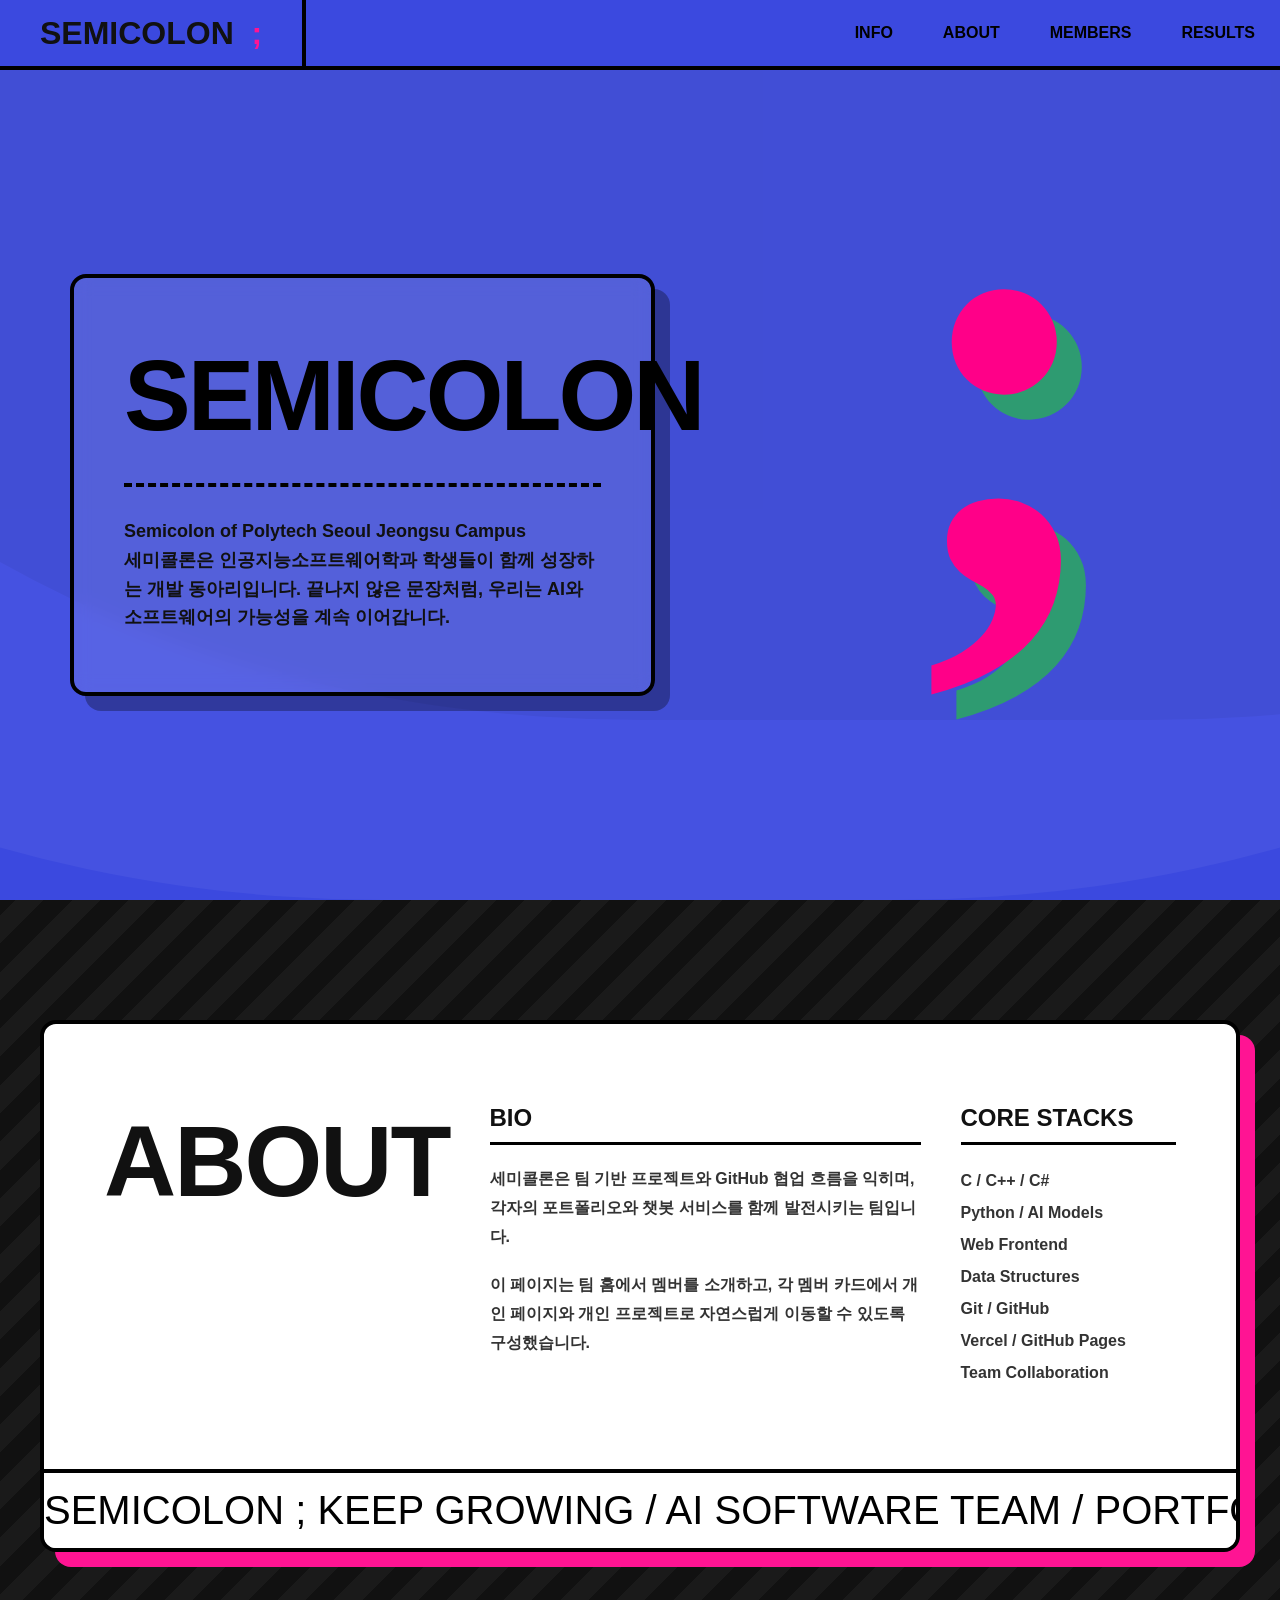
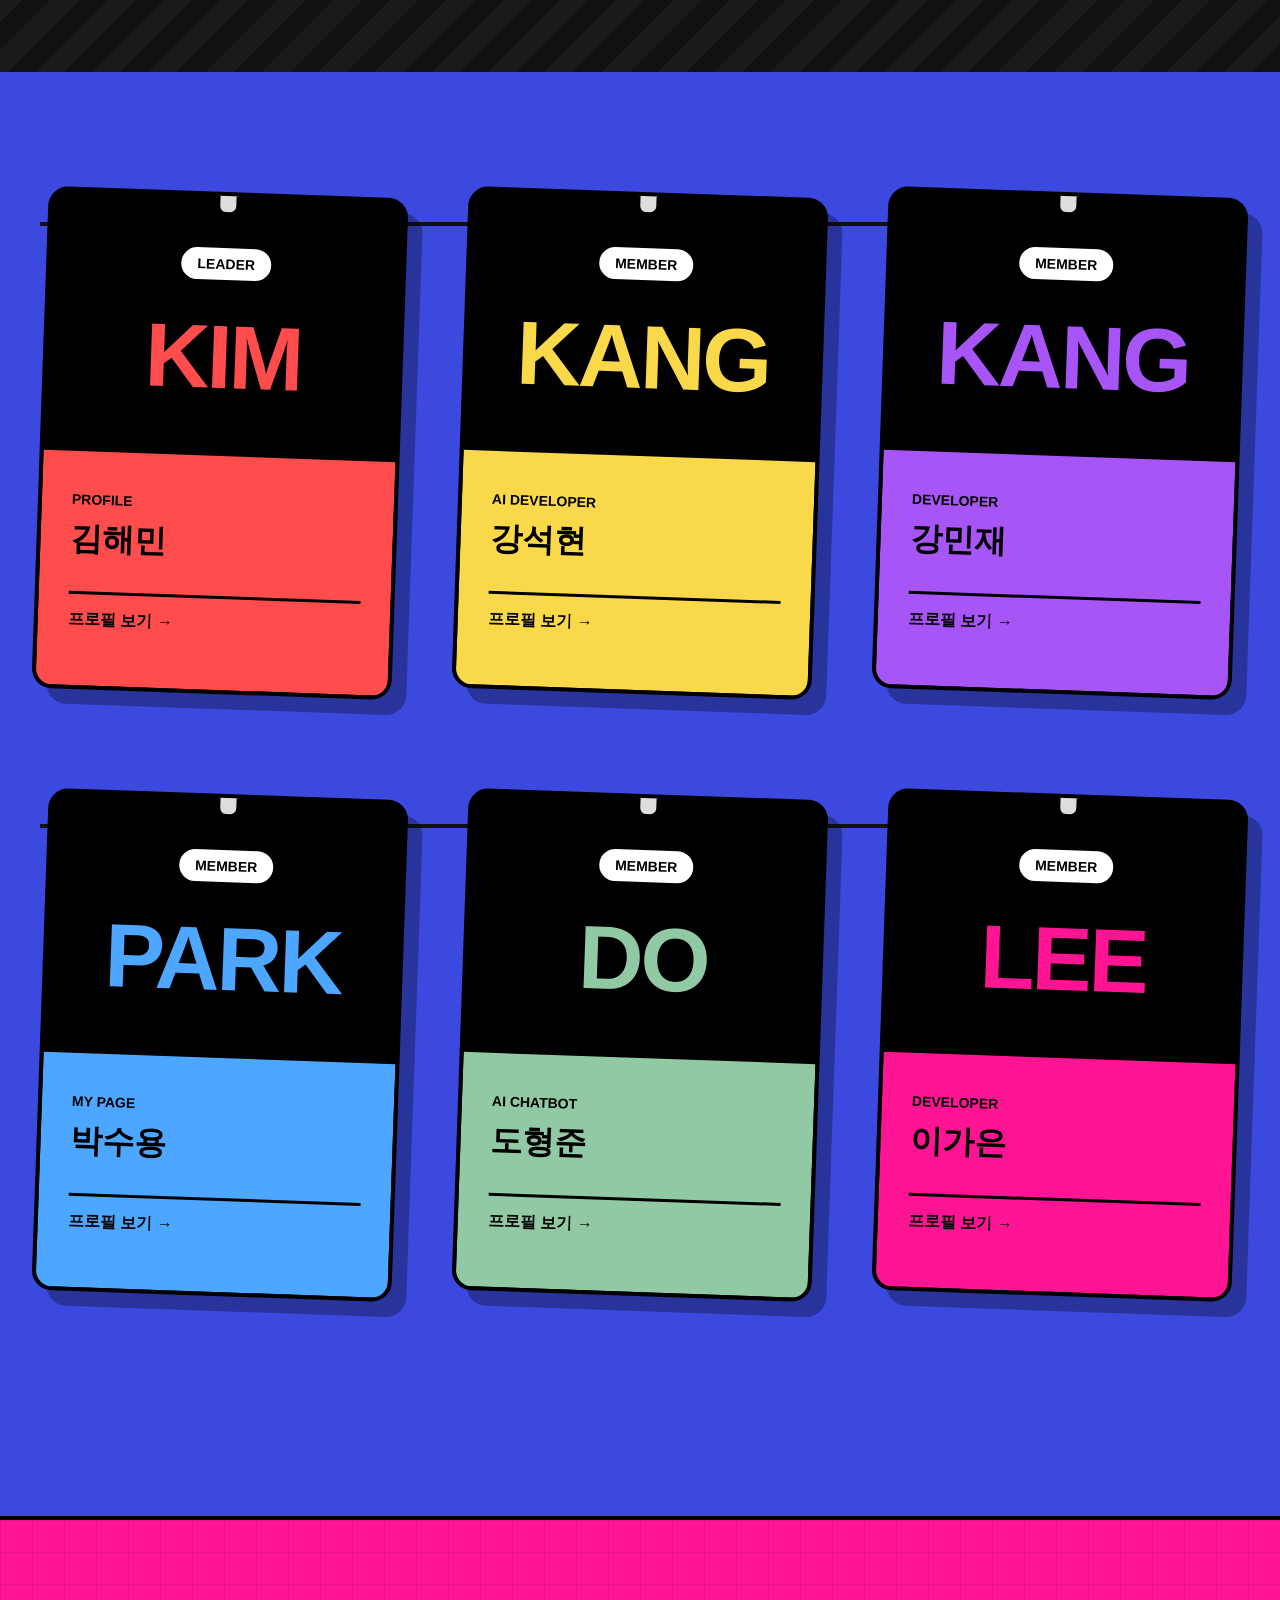
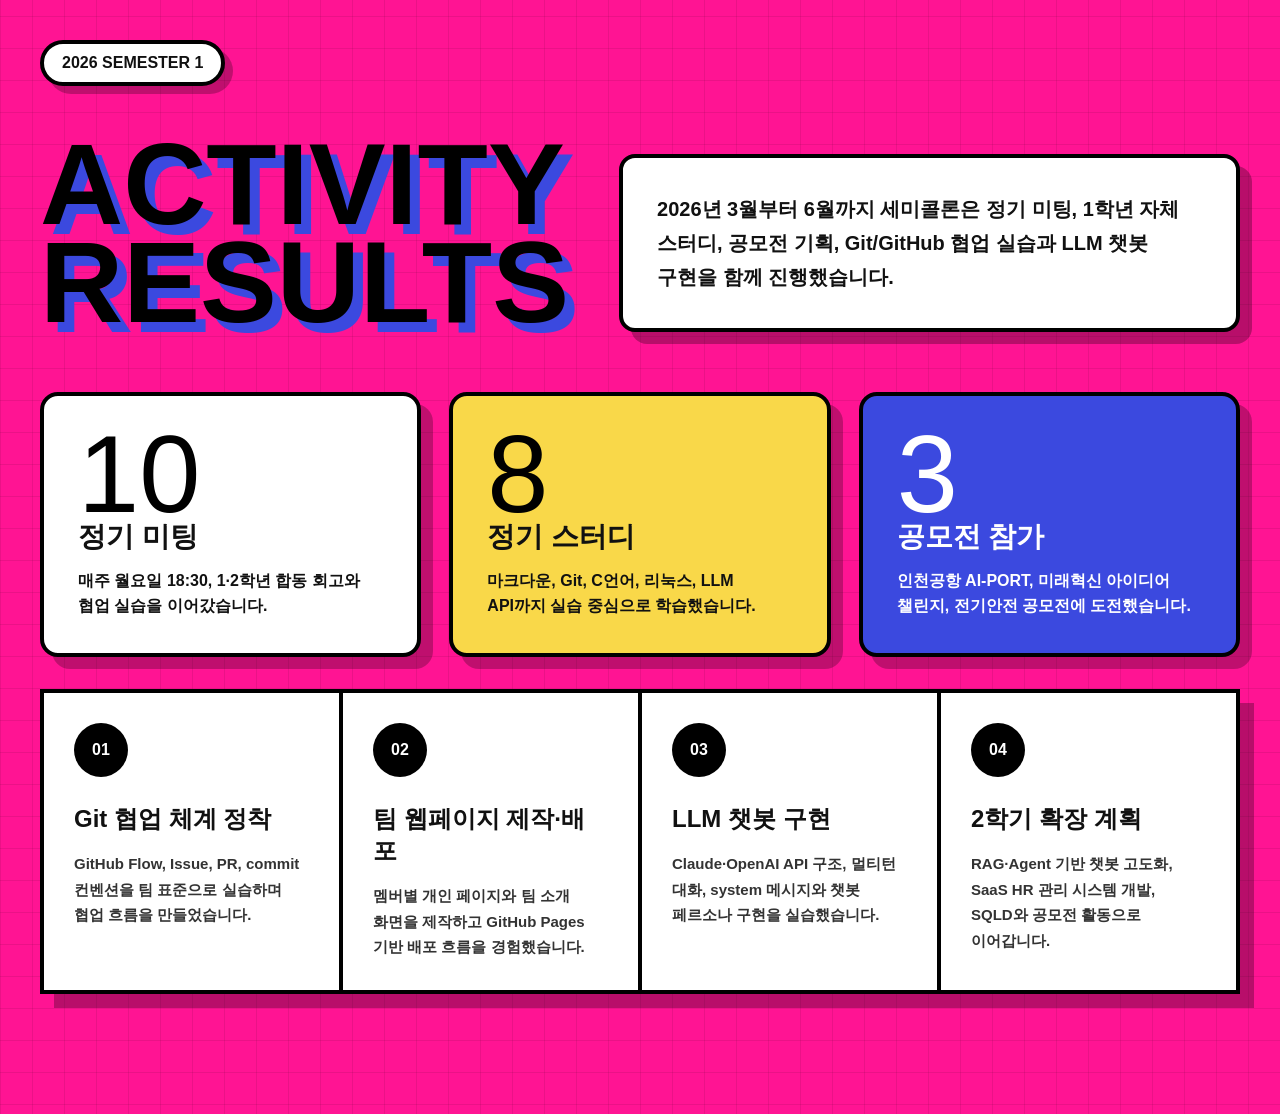
<file: index.html>
<!DOCTYPE html>
<html lang="ko">

<head>
    <meta charset="UTF-8">
    <meta name="viewport" content="width=device-width, initial-scale=1.0">
    <title>Semicolon | Team Members</title>
    <link rel="stylesheet" href="css/index.css">
</head>

<body>

    <nav class="navbar">
        <div class="nav-logo">SEMICOLON<span class="point">&nbsp; ;</span></div>
        <ul class="nav-links">
            <li><a href="#hero">INFO</a></li>
            <li><a href="#about">ABOUT</a></li>
            <li><a href="#members">MEMBERS</a></li>
            <li><a href="#achievements">RESULTS</a></li>
        </ul>
    </nav>

    <header id="hero" class="hero-section">
        <div class="animated-bg">
            <div class="wave wave1"></div>
            <div class="wave wave2"></div>
        </div>

        <div class="hero-container">
            <div class="hero-left-box">
                <h1 class="hero-title">SEMICOLON</h1>
                <div class="dashed-divider"></div>
                <p class="hero-desc">
                    Semicolon of Polytech Seoul Jeongsu Campus
                    <br>
                    세미콜론은 인공지능소프트웨어학과 학생들이 함께 성장하는 개발 동아리입니다.
                    끝나지 않은 문장처럼, 우리는 AI와 소프트웨어의 가능성을 계속 이어갑니다.
                </p>
            </div>

            <div class="hero-right-visual">
                <span class="giant-semicolon blink-effect">;</span>
            </div>
        </div>
    </header>

    <section id="about" class="about-section">
        <div class="about-card">
            <div class="about-content-grid">
                <div class="about-col-title">
                    <h2 class="about-heading">ABOUT</h2>
                </div>
                <div class="about-col-text">
                    <h3>BIO</h3>
                    <p>
                        세미콜론은 팀 기반 프로젝트와 GitHub 협업 흐름을 익히며,
                        각자의 포트폴리오와 챗봇 서비스를 함께 발전시키는 팀입니다.
                    </p>
                    <p>
                        이 페이지는 팀 홈에서 멤버를 소개하고, 각 멤버 카드에서 개인 페이지와
                        개인 프로젝트로 자연스럽게 이동할 수 있도록 구성했습니다.
                    </p>
                </div>
                <div class="about-col-list">
                    <h3>CORE STACKS</h3>
                    <ul>
                        <li>C / C++ / C#</li>
                        <li>Python / AI Models</li>
                        <li>Web Frontend</li>
                        <li>Data Structures</li>
                        <li>Git / GitHub</li>
                        <li>Vercel / GitHub Pages</li>
                        <li>Team Collaboration</li>
                    </ul>
                </div>
            </div>
            <div class="about-footer-banner">
                <div class="marquee-text">
                    SEMICOLON ; KEEP GROWING / AI SOFTWARE TEAM / PORTFOLIO / CHATBOT / GITHUB PAGES / VERCEL
                </div>
            </div>
        </div>
    </section>

    <section id="members" class="members-section">
        <div class="page-container">

            <div class="member-row">
                <div class="hanging-wire"></div>

                <article class="member-card" style="--theme-color: #ff4d4d;">
                    <div class="card-pin"></div>
                    <div class="card-top">
                        <span class="role-badge">LEADER</span>
                        <h2 class="huge-text">KIM</h2>
                    </div>
                    <div class="card-bottom">
                        <div class="info-section">
                            <p class="service-label">PROFILE</p>
                            <h3 class="korean-name">김해민</h3>
                        </div>
                        <a href="pages/heamin.html" class="profile-btn">프로필 보기 &rarr;</a>
                    </div>
                </article>

                <article class="member-card" style="--theme-color: #f9d849;">
                    <div class="card-pin"></div>
                    <div class="card-top">
                        <span class="role-badge">MEMBER</span>
                        <h2 class="huge-text">KANG</h2>
                    </div>
                    <div class="card-bottom">
                        <div class="info-section">
                            <p class="service-label">AI DEVELOPER</p>
                            <h3 class="korean-name">강석현</h3>
                        </div>
                        <a href="pages/kangProfile.html" class="profile-btn">프로필 보기 &rarr;</a>
                    </div>
                </article>

                <article class="member-card" style="--theme-color: #a855f7;">
                    <div class="card-pin"></div>
                    <div class="card-top">
                        <span class="role-badge">MEMBER</span>
                        <h2 class="huge-text">KANG</h2>
                    </div>
                    <div class="card-bottom">
                        <div class="info-section">
                            <p class="service-label">DEVELOPER</p>
                            <h3 class="korean-name">강민재</h3>
                        </div>
                        <a href="pages/minjae.html" class="profile-btn">프로필 보기 &rarr;</a>
                    </div>
                </article>
            </div>

            <div class="member-row">
                <div class="hanging-wire"></div>

                <article class="member-card" style="--theme-color: #4da6ff;">
                    <div class="card-pin"></div>
                    <div class="card-top">
                        <span class="role-badge">MEMBER</span>
                        <h2 class="huge-text">PARK</h2>
                    </div>
                    <div class="card-bottom">
                        <div class="info-section">
                            <p class="service-label">MY PAGE</p>
                            <h3 class="korean-name">박수용</h3>
                        </div>
                        <a href="pages/suyong.html" class="profile-btn">프로필 보기 &rarr;</a>
                    </div>
                </article>

                <article class="member-card" style="--theme-color: #90c9a3;">
                    <div class="card-pin"></div>
                    <div class="card-top">
                        <span class="role-badge">MEMBER</span>
                        <h2 class="huge-text">DO</h2>
                    </div>
                    <div class="card-bottom">
                        <div class="info-section">
                            <p class="service-label">AI CHATBOT</p>
                            <h3 class="korean-name">도형준</h3>
                        </div>
                        <a href="pages/dhj.html" class="profile-btn">프로필 보기 &rarr;</a>
                    </div>
                </article>

                <article class="member-card" style="--theme-color: #ff1493;">
                    <div class="card-pin"></div>
                    <div class="card-top">
                        <span class="role-badge">MEMBER</span>
                        <h2 class="huge-text">LEE</h2>
                    </div>
                    <div class="card-bottom">
                        <div class="info-section">
                            <p class="service-label">DEVELOPER</p>
                            <h3 class="korean-name">이가은</h3>
                        </div>
                        <a href="pages/gaeun.html" class="profile-btn">프로필 보기 &rarr;</a>
                    </div>
                </article>
            </div>

        </div>
    </section>

    <section id="achievements" class="achievements-section">
        <div class="achievements-container">
            <div class="achievements-header">
                <p class="section-kicker">2026 SEMESTER 1</p>
                <h2 class="achievements-title">ACTIVITY<br>RESULTS</h2>
                <p class="achievements-copy">
                    2026년 3월부터 6월까지 세미콜론은 정기 미팅, 1학년 자체 스터디, 공모전 기획,
                    Git/GitHub 협업 실습과 LLM 챗봇 구현을 함께 진행했습니다.
                </p>
            </div>

            <div class="result-metrics">
                <article class="metric-card">
                    <span class="metric-number">10</span>
                    <div>
                        <h3>정기 미팅</h3>
                        <p>매주 월요일 18:30, 1·2학년 합동 회고와 협업 실습을 이어갔습니다.</p>
                    </div>
                </article>

                <article class="metric-card">
                    <span class="metric-number">8</span>
                    <div>
                        <h3>정기 스터디</h3>
                        <p>마크다운, Git, C언어, 리눅스, LLM API까지 실습 중심으로 학습했습니다.</p>
                    </div>
                </article>

                <article class="metric-card">
                    <span class="metric-number">3</span>
                    <div>
                        <h3>공모전 참가</h3>
                        <p>인천공항 AI-PORT, 미래혁신 아이디어 챌린지, 전기안전 공모전에 도전했습니다.</p>
                    </div>
                </article>
            </div>

            <div class="achievement-grid">
                <article class="achievement-item">
                    <span>01</span>
                    <h3>Git 협업 체계 정착</h3>
                    <p>GitHub Flow, Issue, PR, commit 컨벤션을 팀 표준으로 실습하며 협업 흐름을 만들었습니다.</p>
                </article>

                <article class="achievement-item">
                    <span>02</span>
                    <h3>팀 웹페이지 제작·배포</h3>
                    <p>멤버별 개인 페이지와 팀 소개 화면을 제작하고 GitHub Pages 기반 배포 흐름을 경험했습니다.</p>
                </article>

                <article class="achievement-item">
                    <span>03</span>
                    <h3>LLM 챗봇 구현</h3>
                    <p>Claude·OpenAI API 구조, 멀티턴 대화, system 메시지와 챗봇 페르소나 구현을 실습했습니다.</p>
                </article>

                <article class="achievement-item">
                    <span>04</span>
                    <h3>2학기 확장 계획</h3>
                    <p>RAG·Agent 기반 챗봇 고도화, SaaS HR 관리 시스템 개발, SQLD와 공모전 활동으로 이어갑니다.</p>
                </article>
            </div>
        </div>
    </section>

</body>

</html>
</file>
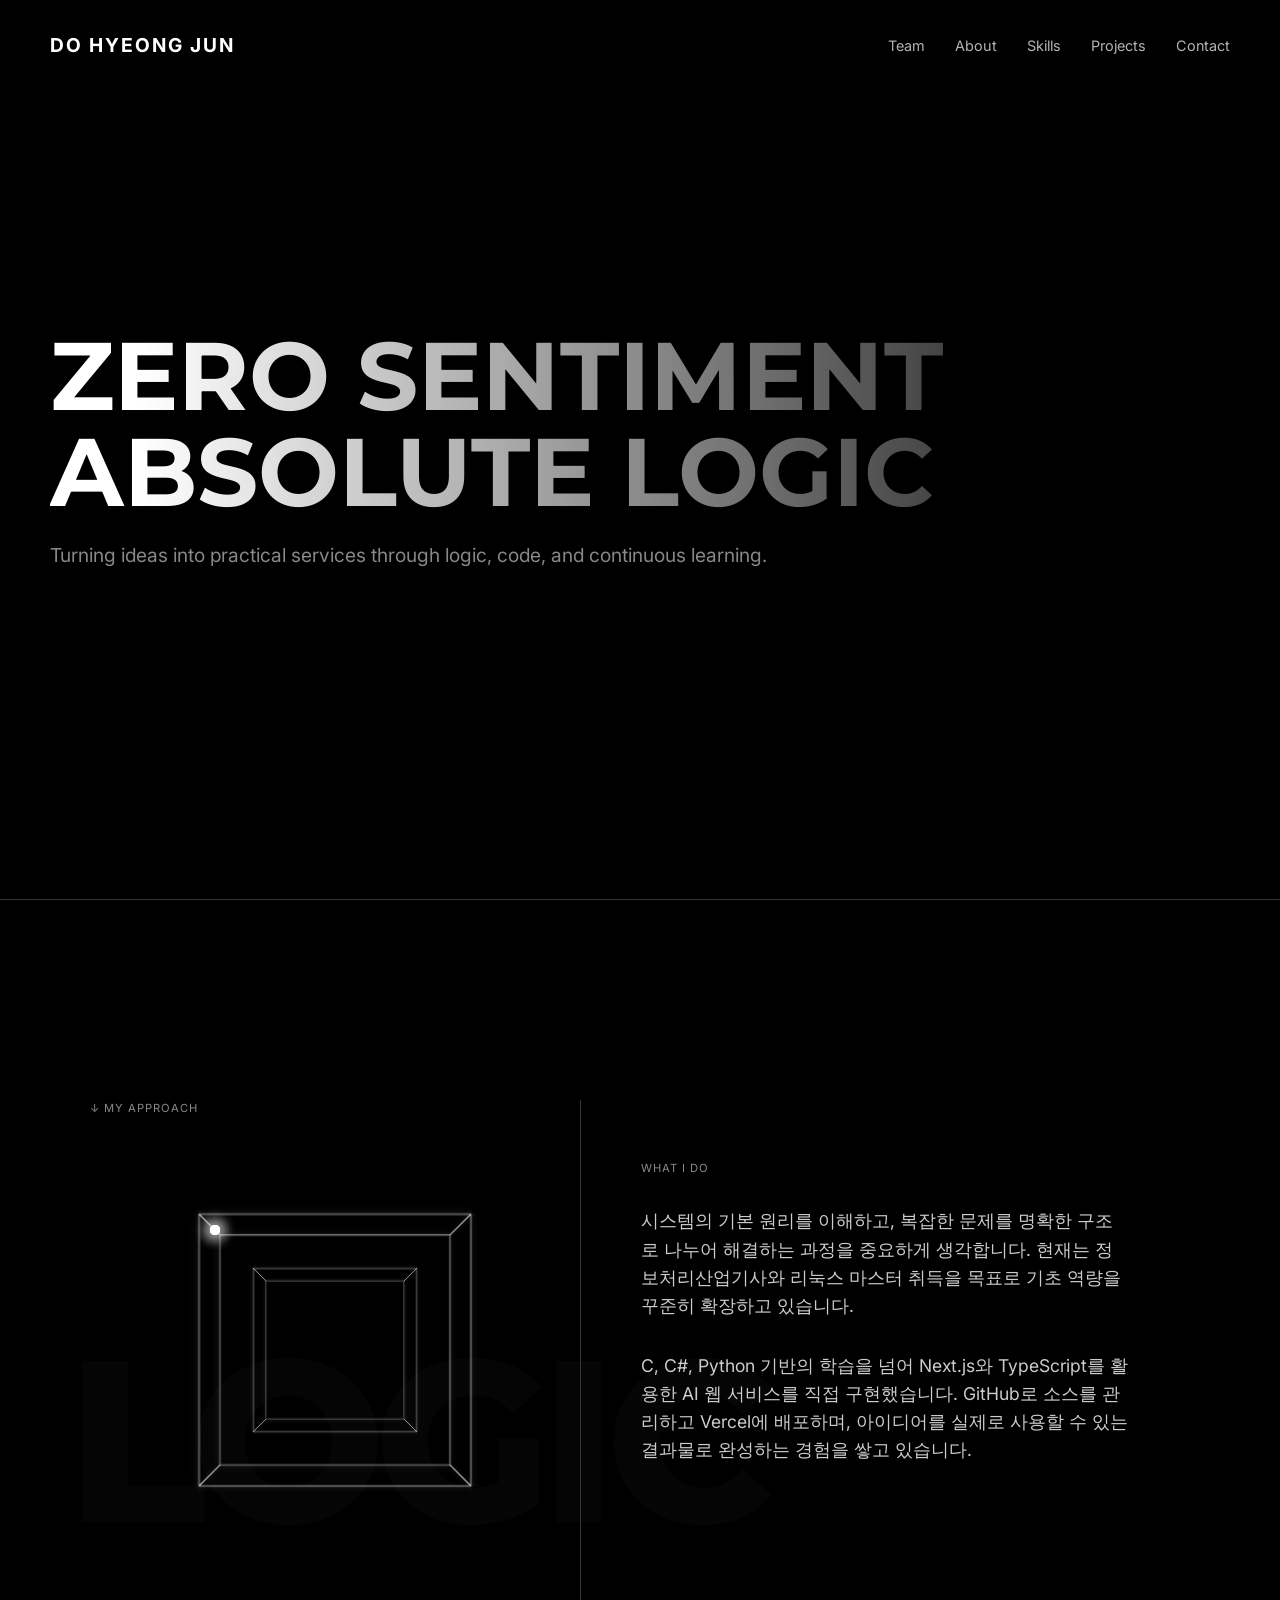
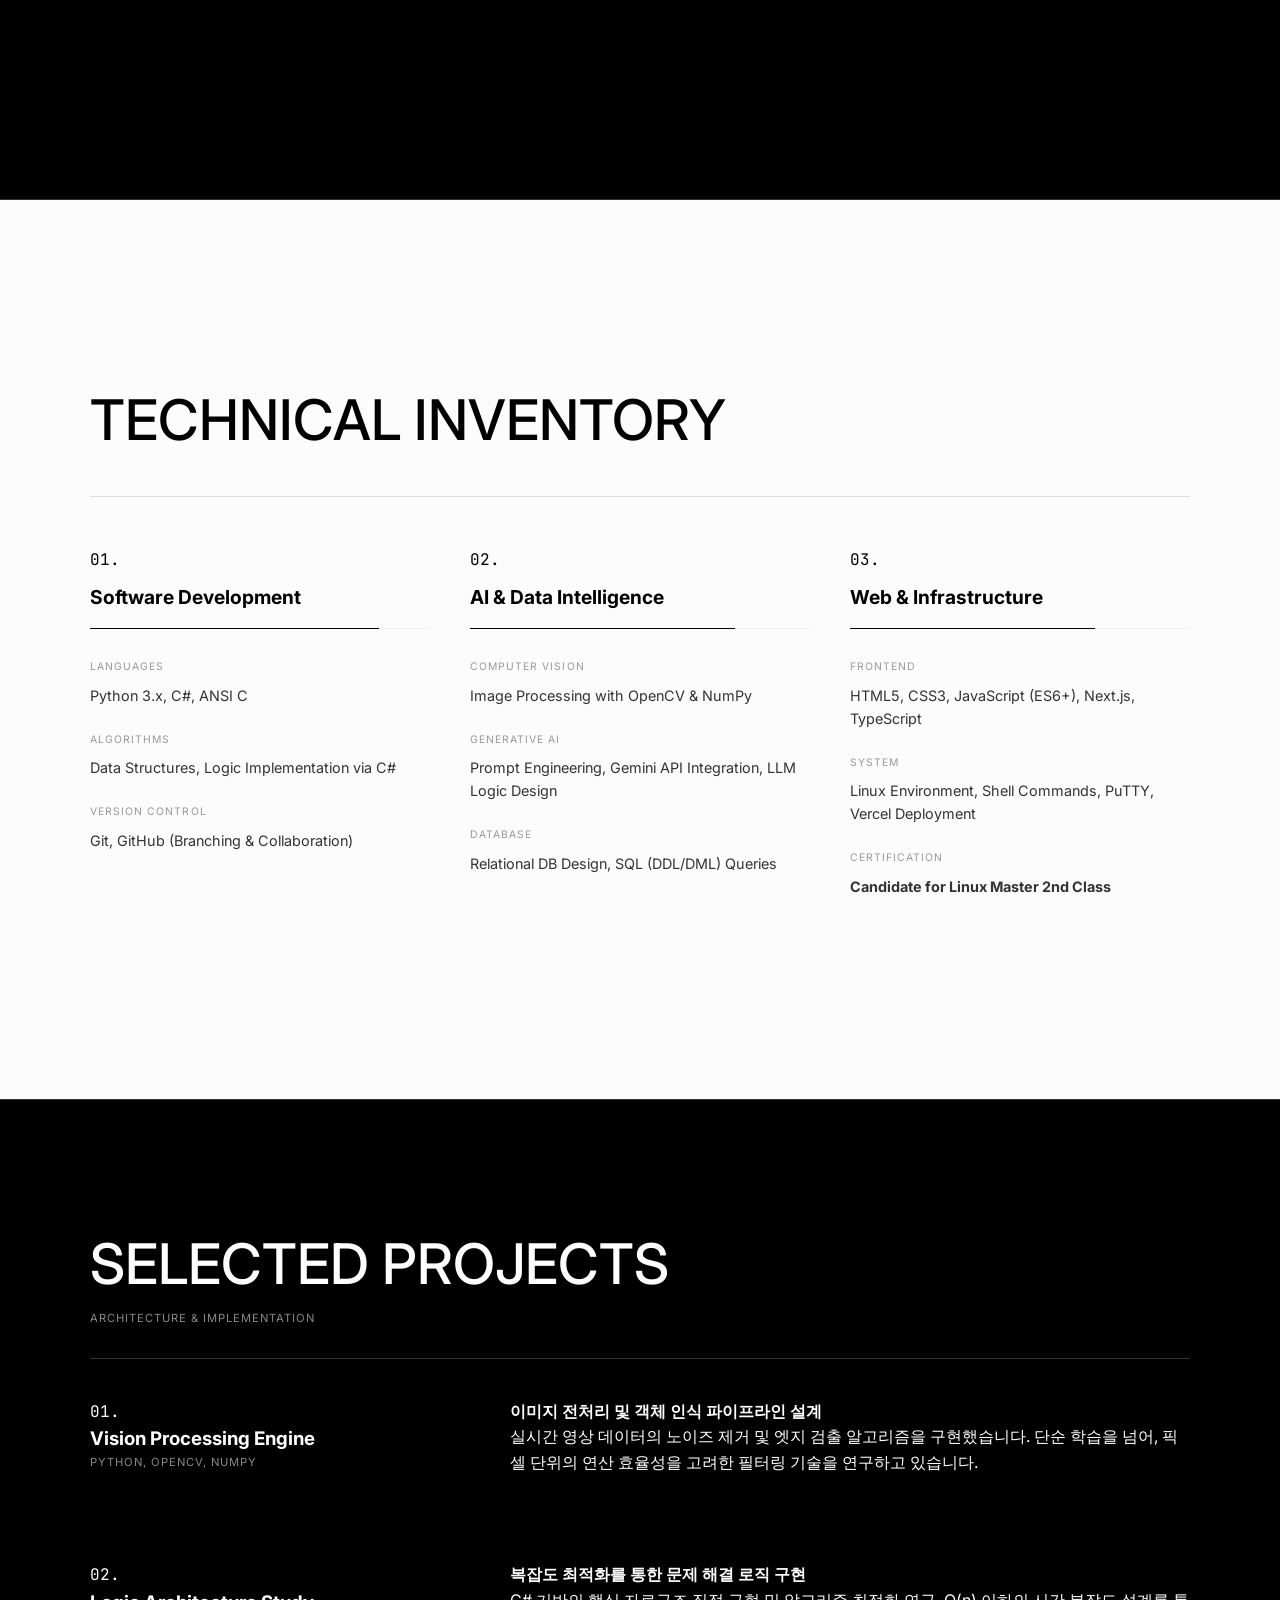
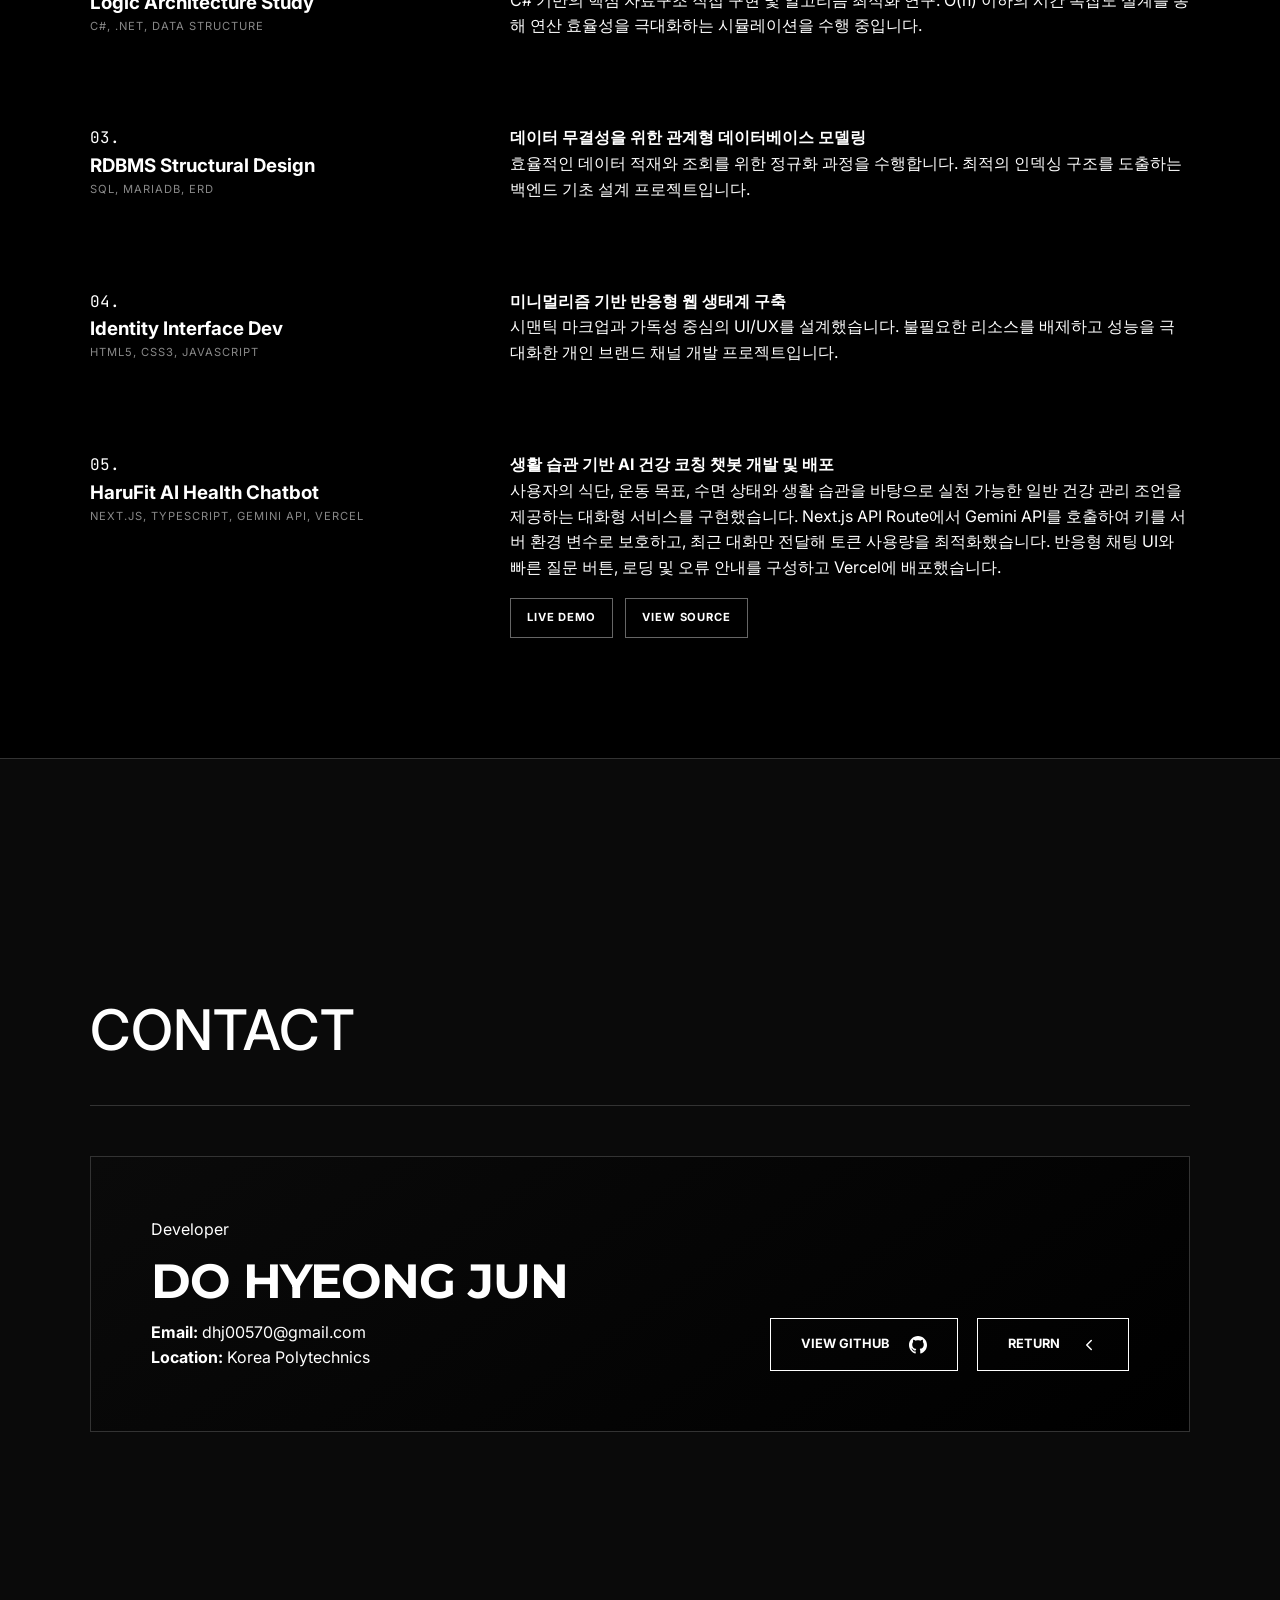
<file: pages/dhj.html>
<!DOCTYPE html>
<html lang="ko">

<head>
    <meta charset="UTF-8">
    <meta name="viewport" content="width=device-width, initial-scale=1.0">
    <title>Hyeong jun | Portfolio</title>
    <link rel="stylesheet" href="../css/dhj.css">
</head>

<body>

    <header>
        <div class="logo">DO HYEONG JUN</div>
        <nav>
            <ul>
                <li><a href="../index.html#members">Team</a></li>
                <li><a href="#about">About</a></li>
                <li><a href="#skills">Skills</a></li>
                <li><a href="#projects">Projects</a></li>
                <li><a href="#contact">Contact</a></li>
            </ul>
        </nav>
    </header>

    <main>
        <section id="about" class="hero">
            <div class="hero-content">
                <h1>Zero Sentiment <br>Absolute Logic</h1>
                <p class="subtitle">Turning ideas into practical services through logic, code, and continuous learning.</p>
            </div>
        </section>

        <section class="approach">
            <div class="container split">
                <div class="left-side">
                    <span class="label">↓ MY APPROACH</span>
                    <div class="logic-cube-model">
                        <div class="cube inner-cube">
                            <div class="face front"></div>
                            <div class="face back"></div>
                            <div class="face left"></div>
                            <div class="face right"></div>
                            <div class="face top"></div>
                            <div class="face bottom"></div>
                        </div>
                        <div class="cube outer-cube">
                            <div class="face front"></div>
                            <div class="face back"></div>
                            <div class="face left"></div>
                            <div class="face right"></div>
                            <div class="face top"></div>
                            <div class="face bottom"></div>
                        </div>
                        <div class="node node-1"></div>
                        <div class="node node-2"></div>
                        <div class="node node-3"></div>
                        <div class="node node-4"></div>
                        <div class="node node-5"></div>
                        <div class="node node-6"></div>
                    </div>
                </div>
                <div class="right-side">
                    <span class="label">WHAT I DO</span>
                    <p class="description">시스템의 기본 원리를 이해하고, 복잡한 문제를 명확한 구조로 나누어 해결하는 과정을 중요하게 생각합니다. 현재는 정보처리산업기사와 리눅스 마스터 취득을 목표로 기초 역량을 꾸준히 확장하고 있습니다.</p>
                    <p class="description">C, C#, Python 기반의 학습을 넘어 Next.js와 TypeScript를 활용한 AI 웹 서비스를 직접 구현했습니다. GitHub로 소스를 관리하고 Vercel에 배포하며, 아이디어를 실제로 사용할 수 있는 결과물로 완성하는 경험을 쌓고 있습니다.</p>
                </div>
            </div>
        </section>

        <section id="skills" class="details" style="background-color: #fcfcfc; color: #000;">
            <div class="container">
                <h2 class="section-title">TECHNICAL INVENTORY</h2>
                <hr class="divider" style="border-top: 1px solid #ddd;">

                <div class="skills-dashboard-grid">
                    <div class="skill-col">
                        <div class="skill-header">
                            <span class="num mono">01.</span>
                            <h3>Software Development</h3>
                            <div class="skill-status-bar">
                                <div class="fill" style="width: 85%;"></div>
                            </div>
                        </div>
                        <div class="skill-body">
                            <div class="skill-item-group"><span class="skill-label">Languages</span>
                                <p>Python 3.x, C#, ANSI C</p>
                            </div>
                            <div class="skill-item-group"><span class="skill-label">Algorithms</span>
                                <p>Data Structures, Logic Implementation via C#</p>
                            </div>
                            <div class="skill-item-group"><span class="skill-label">Version Control</span>
                                <p>Git, GitHub (Branching & Collaboration)</p>
                            </div>
                        </div>
                    </div>
                    <div class="skill-col">
                        <div class="skill-header">
                            <span class="num mono">02.</span>
                            <h3>AI & Data Intelligence</h3>
                            <div class="skill-status-bar">
                                <div class="fill" style="width: 78%;"></div>
                            </div>
                        </div>
                        <div class="skill-body">
                            <div class="skill-item-group"><span class="skill-label">Computer Vision</span>
                                <p>Image Processing with OpenCV & NumPy</p>
                            </div>
                            <div class="skill-item-group"><span class="skill-label">Generative AI</span>
                                <p>Prompt Engineering, Gemini API Integration, LLM Logic Design</p>
                            </div>
                            <div class="skill-item-group"><span class="skill-label">Database</span>
                                <p>Relational DB Design, SQL (DDL/DML) Queries</p>
                            </div>
                        </div>
                    </div>
                    <div class="skill-col">
                        <div class="skill-header">
                            <span class="num mono">03.</span>
                            <h3>Web & Infrastructure</h3>
                            <div class="skill-status-bar">
                                <div class="fill" style="width: 72%;"></div>
                            </div>
                        </div>
                        <div class="skill-body">
                            <div class="skill-item-group"><span class="skill-label">Frontend</span>
                                <p>HTML5, CSS3, JavaScript (ES6+), Next.js, TypeScript</p>
                            </div>
                            <div class="skill-item-group"><span class="skill-label">System</span>
                                <p>Linux Environment, Shell Commands, PuTTY, Vercel Deployment</p>
                            </div>
                            <div class="skill-item-group"><span class="skill-label">Certification</span>
                                <p><strong>Candidate for Linux Master 2nd Class</strong></p>
                            </div>
                        </div>
                    </div>
                </div>
            </div>
        </section>

        <section id="projects" class="details">
            <div class="container">
                <h2 class="section-title">SELECTED PROJECTS</h2>
                <p class="label" style="margin-top: -20px; margin-bottom: 30px;">Architecture & Implementation</p>
                <hr class="divider">
                <div class="detail-grid">
                    <div class="detail-item"><span class="num mono">01.</span>
                        <h3>Vision Processing Engine</h3>
                        <p class="label">Python, OpenCV, NumPy</p>
                    </div>
                    <div class="detail-text">
                        <p><strong>이미지 전처리 및 객체 인식 파이프라인 설계</strong><br>실시간 영상 데이터의 노이즈 제거 및 엣지 검출 알고리즘을 구현했습니다. 단순 학습을
                            넘어, 픽셀 단위의 연산 효율성을 고려한 필터링 기술을 연구하고 있습니다.</p>
                    </div>

                    <div class="detail-item"><span class="num mono">02.</span>
                        <h3>Logic Architecture Study</h3>
                        <p class="label">C#, .NET, Data Structure</p>
                    </div>
                    <div class="detail-text">
                        <p><strong>복잡도 최적화를 통한 문제 해결 로직 구현</strong><br>C# 기반의 핵심 자료구조 직접 구현 및 알고리즘 최적화 연구. O(n) 이하의 시간
                            복잡도 설계를 통해 연산 효율성을 극대화하는 시뮬레이션을 수행 중입니다.</p>
                    </div>

                    <div class="detail-item"><span class="num mono">03.</span>
                        <h3>RDBMS Structural Design</h3>
                        <p class="label">SQL, MariaDB, ERD</p>
                    </div>
                    <div class="detail-text">
                        <p><strong>데이터 무결성을 위한 관계형 데이터베이스 모델링</strong><br>효율적인 데이터 적재와 조회를 위한 정규화 과정을 수행합니다. 최적의 인덱싱 구조를
                            도출하는 백엔드 기초 설계 프로젝트입니다.</p>
                    </div>

                    <div class="detail-item"><span class="num mono">04.</span>
                        <h3>Identity Interface Dev</h3>
                        <p class="label">HTML5, CSS3, JavaScript</p>
                    </div>
                    <div class="detail-text">
                        <p><strong>미니멀리즘 기반 반응형 웹 생태계 구축</strong><br>시맨틱 마크업과 가독성 중심의 UI/UX를 설계했습니다. 불필요한 리소스를 배제하고 성능을
                            극대화한 개인 브랜드 채널 개발 프로젝트입니다.</p>
                    </div>

                    <div class="detail-item"><span class="num mono">05.</span>
                        <h3>HaruFit AI Health Chatbot</h3>
                        <p class="label">Next.js, TypeScript, Gemini API, Vercel</p>
                    </div>
                    <div class="detail-text">
                        <p><strong>생활 습관 기반 AI 건강 코칭 챗봇 개발 및 배포</strong><br>사용자의 식단, 운동 목표, 수면 상태와 생활 습관을 바탕으로 실천 가능한 일반 건강 관리 조언을 제공하는 대화형 서비스를 구현했습니다. Next.js API Route에서 Gemini API를 호출하여 키를 서버 환경 변수로 보호하고, 최근 대화만 전달해 토큰 사용량을 최적화했습니다. 반응형 채팅 UI와 빠른 질문 버튼, 로딩 및 오류 안내를 구성하고 Vercel에 배포했습니다.</p>
                        <div class="project-links">
                            <a href="https://health-care-app-steel.vercel.app" target="_blank"
                                rel="noopener noreferrer" class="project-btn">LIVE DEMO</a>
                            <a href="https://github.com/dhj0057/HealthCareAPP" target="_blank"
                                rel="noopener noreferrer" class="project-btn">VIEW SOURCE</a>
                        </div>
                    </div>
                </div>
            </div>
        </section>

        <section id="contact" class="details" style="background-color: #0a0a0a;">
            <div class="container">
                <h2 class="section-title">CONTACT</h2>
                <hr class="divider" style="border-top: 1px solid #333;">
                <div class="contact-card">
                    <div class="card-info">
                        <span class="card-label">Developer</span>
                        <h3 class="card-name">DO HYEONG JUN</h3>
                        <div class="card-links">
                            <p><strong>Email:</strong> dhj00570@gmail.com</p>
                            <p><strong>Location:</strong> Korea Polytechnics</p>
                        </div>
                    </div>
                    <div class="card-action">
                        <a href="https://github.com/dhj0057" target="_blank" class="github-btn">
                            VIEW GITHUB
                            <svg width="18" height="18" viewBox="0 0 24 24" fill="currentColor"
                                style="margin-left: 8px;">
                                <path
                                    d="M12 0c-6.626 0-12 5.373-12 12 0 5.302 3.438 9.8 8.207 11.387.599.111.793-.261.793-.577v-2.234c-3.338.726-4.033-1.416-4.033-1.416-.546-1.387-1.333-1.756-1.333-1.756-1.089-.745.083-.729.083-.729 1.205.084 1.839 1.237 1.839 1.237 1.07 1.834 2.807 1.304 3.492.997.107-.775.418-1.305.762-1.604-2.665-.305-5.467-1.334-5.467-5.931 0-1.311.469-2.381 1.236-3.221-.124-.303-.535-1.524.117-3.176 0 0 1.008-.322 3.301 1.23.957-.266 1.983-.399 3.003-.404 1.02.005 2.047.138 3.006.404 2.291-1.552 3.297-1.23 3.297-1.23.653 1.653.242 2.874.118 3.176.77.84 1.235 1.911 1.235 3.221 0 4.609-2.807 5.624-5.479 5.921.43.372.823 1.102.823 2.222v3.293c0 .319.192.694.801.576 4.765-1.589 8.199-6.086 8.199-11.386 0-6.627-5.373-12-12-12z" />
                            </svg>
                        </a>
                        <a href="../index.html" class="github-btn" style="margin-left: 15px;">
                            RETURN
                            <svg width="18" height="18" viewBox="0 0 24 24" fill="none" stroke="currentColor"
                                stroke-width="2" stroke-linecap="round" stroke-linejoin="round"
                                style="margin-left: 8px;">
                                <polyline points="15 18 9 12 15 6"></polyline>
                            </svg>
                        </a>
                    </div>
                </div>
            </div>
        </section>
    </main>
</body>

</html>
</file>
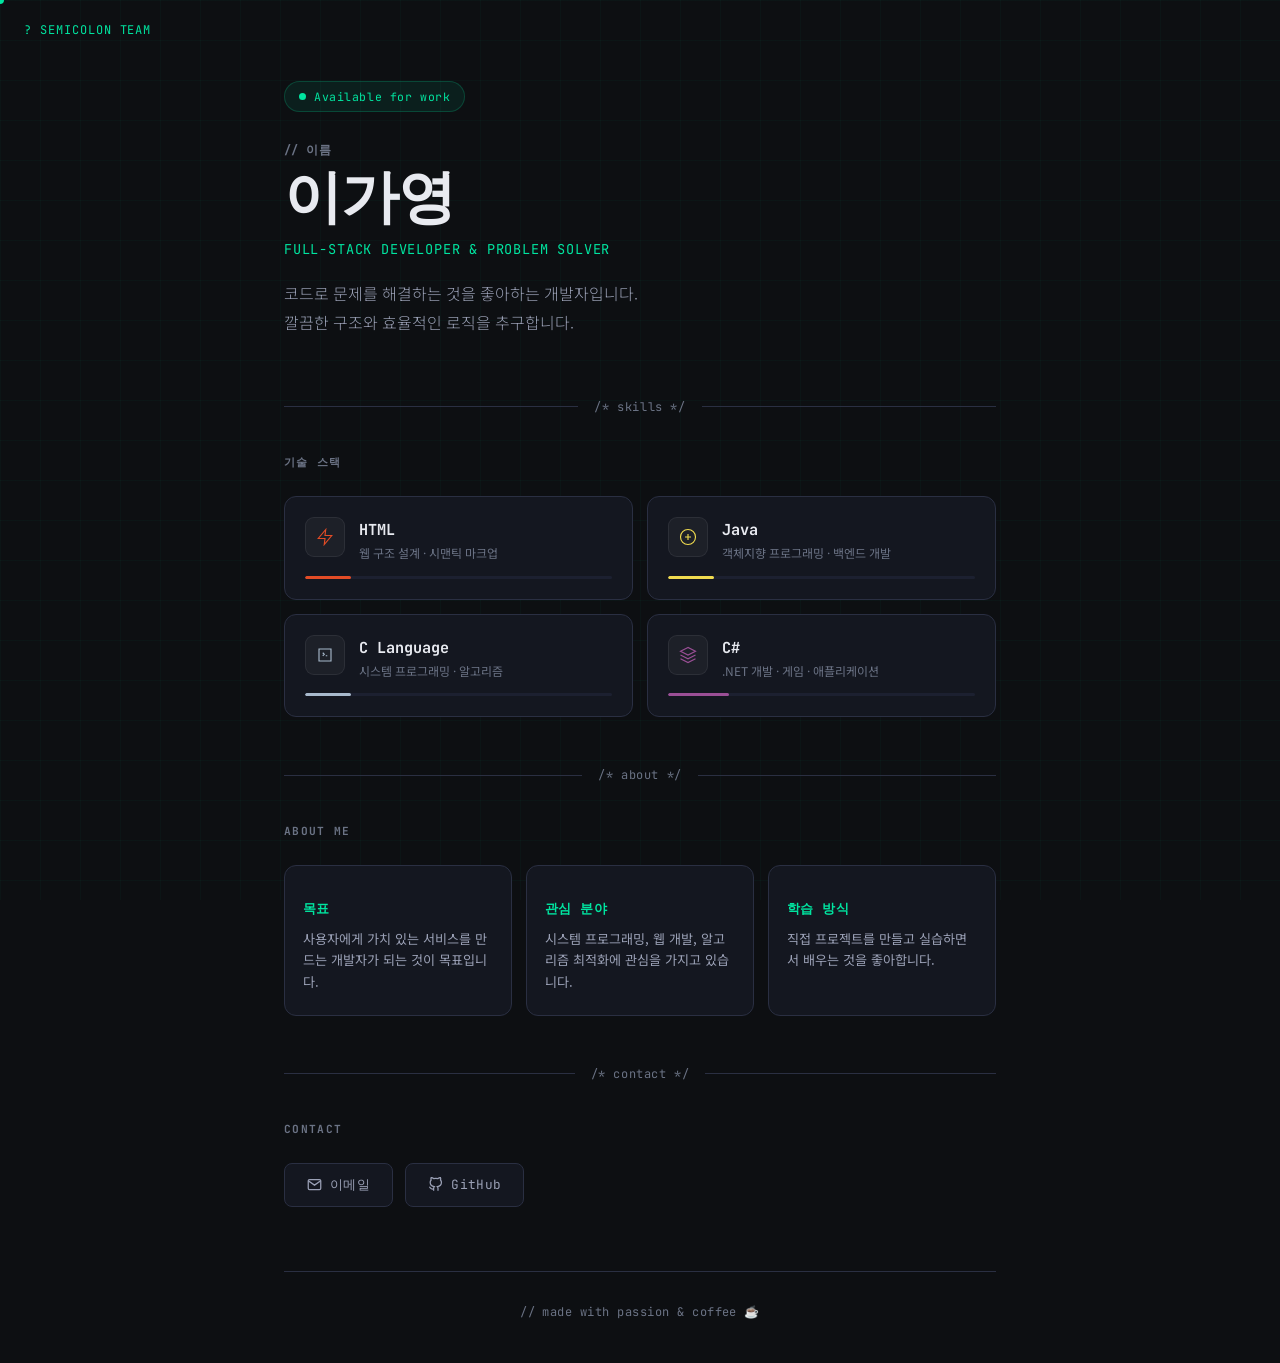
<file: pages/gaeun.html>
<!DOCTYPE html>
<html lang="ko">
<head>
  <meta charset="UTF-8" />
  <meta name="viewport" content="width=device-width, initial-scale=1.0" />
  <title>포트폴리오 — 개발자 소개</title>
  <link rel="stylesheet" href="../css/gaeun.css" />
  <link href="https://fonts.googleapis.com/css2?family=JetBrains+Mono:wght@400;700&family=Noto+Sans+KR:wght@300;400;700&display=swap" rel="stylesheet" />
</head>

<body>
    <!-- 커서 스타일 -->
    <div class="cursor-dot" id="cursorDot"></div>
    <div class="cursor-ring" id="cursorRing"></div>

  <!-- 배경 그리드 -->
  <a class="team-back" href="../index.html#members">? SEMICOLON TEAM</a>
  <div class="bg-grid"></div>

  <main class="container">

    <!-- 헤더 섹션 -->
    <header class="hero">
      <div class="hero-badge">
        <span class="dot"></span>
        <span>Available for work</span>
      </div>
      <h1 class="hero-name">
        <span class="line-label">// 이름</span>
        <span class="name-text">이가영</span>
      </h1>
      <p class="hero-title">Full-Stack Developer &amp; Problem Solver</p>
      <p class="hero-desc">
        코드로 문제를 해결하는 것을 좋아하는 개발자입니다.<br />
        깔끔한 구조와 효율적인 로직을 추구합니다.
      </p>
    </header>

    <!-- 구분선 -->
    <div class="divider">
      <span class="divider-code">&#47;&#42; skills &#42;&#47;</span>
    </div>

    <!-- 기술 스택 섹션 -->
    <section class="skills">
      <h2 class="section-title">기술 스택</h2>
      <div class="skill-grid">

        <div class="skill-card" style="--accent: #e34c26;">
          <div class="skill-icon">
            <svg viewBox="0 0 24 24" fill="none" stroke="currentColor" stroke-width="1.5">
              <path d="M13 2L3 14h9l-1 8 10-12h-9l1-8z"/>
            </svg>
          </div>
          <div class="skill-info">
            <h3>HTML</h3>
            <p>웹 구조 설계 · 시맨틱 마크업</p>
          </div>
          <div class="skill-level">
            <div class="level-bar"><div class="level-fill" style="--w: 15%;"></div></div>
          </div>
        </div>

        <div class="skill-card" style="--accent: #f0db4f;">
          <div class="skill-icon">
            <svg viewBox="0 0 24 24" fill="none" stroke="currentColor" stroke-width="1.5">
              <path d="M12 2C6.48 2 2 6.48 2 12s4.48 10 10 10 10-4.48 10-10S17.52 2 12 2z"/>
              <path d="M8 12h8M12 8v8"/>
            </svg>
          </div>
          <div class="skill-info">
            <h3>Java</h3>
            <p>객체지향 프로그래밍 · 백엔드 개발</p>
          </div>
          <div class="skill-level">
            <div class="level-bar"><div class="level-fill" style="--w: 15%;"></div></div>
          </div>
        </div>

        <div class="skill-card" style="--accent: #a8b9cc;">
          <div class="skill-icon">
            <svg viewBox="0 0 24 24" fill="none" stroke="currentColor" stroke-width="1.5">
              <path d="M4 4h16v16H4z" rx="2"/>
              <path d="M9 9l2 2-2 2M13 13h2"/>
            </svg>
          </div>
          <div class="skill-info">
            <h3>C Language</h3>
            <p>시스템 프로그래밍 · 알고리즘</p>
          </div>
          <div class="skill-level">
            <div class="level-bar"><div class="level-fill" style="--w: 15%;"></div></div>
          </div>
        </div>

        <div class="skill-card" style="--accent: #9b4f96;">
          <div class="skill-icon">
            <svg viewBox="0 0 24 24" fill="none" stroke="currentColor" stroke-width="1.5">
              <path d="M12 2L2 7l10 5 10-5-10-5z"/>
              <path d="M2 17l10 5 10-5M2 12l10 5 10-5"/>
            </svg>
          </div>
          <div class="skill-info">
            <h3>C#</h3>
            <p>.NET 개발 · 게임 · 애플리케이션</p>
          </div>
          <div class="skill-level">
            <div class="level-bar"><div class="level-fill" style="--w: 20%;"></div></div>
          </div>
        </div>

      </div>
    </section>

    <!-- 구분선 -->
    <div class="divider">
      <span class="divider-code">&#47;&#42; about &#42;&#47;</span>
    </div>

    <!-- 소개 섹션 -->
    <section class="about">
      <h2 class="section-title">About Me</h2>
      <div class="about-grid">
        <div class="about-card">
          <span class="about-icon"></span>
          <h3>목표</h3>
          <p>사용자에게 가치 있는 서비스를 만드는 개발자가 되는 것이 목표입니다.</p>
        </div>
        <div class="about-card">
          <span class="about-icon"></span>
          <h3>관심 분야</h3>
          <p>시스템 프로그래밍, 웹 개발, 알고리즘 최적화에 관심을 가지고 있습니다.</p>
        </div>
        <div class="about-card">
          <span class="about-icon"></span>
          <h3>학습 방식</h3>
          <p>직접 프로젝트를 만들고 실습하면서 배우는 것을 좋아합니다.</p>
        </div>
      </div>
    </section>

    <!-- 구분선 -->
    <div class="divider">
      <span class="divider-code">&#47;&#42; contact &#42;&#47;</span>
    </div>

    <!-- 연락처 -->
    <section class="contact">
      <h2 class="section-title">Contact</h2>
      <div class="contact-links">
        <a href="mailto:thanks04122006@gmail.com" class="contact-btn">
          <svg viewBox="0 0 24 24" fill="none" stroke="currentColor" stroke-width="2">
            <path d="M4 4h16c1.1 0 2 .9 2 2v12c0 1.1-.9 2-2 2H4c-1.1 0-2-.9-2-2V6c0-1.1.9-2 2-2z"/>
            <polyline points="22,6 12,13 2,6"/>
          </svg>
          이메일
        </a>
        <a href="https://github.com/thanks04122006-spec" target="_blank" class="contact-btn">
          <svg viewBox="0 0 24 24" fill="none" stroke="currentColor" stroke-width="2">
            <path d="M9 19c-5 1.5-5-2.5-7-3m14 6v-3.87a3.37 3.37 0 0 0-.94-2.61c3.14-.35 6.44-1.54 6.44-7A5.44 5.44 0 0 0 20 4.77 5.07 5.07 0 0 0 19.91 1S18.73.65 16 2.48a13.38 13.38 0 0 0-7 0C6.27.65 5.09 1 5.09 1A5.07 5.07 0 0 0 5 4.77a5.44 5.44 0 0 0-1.5 3.78c0 5.42 3.3 6.61 6.44 7A3.37 3.37 0 0 0 9 18.13V22"/>
          </svg>
          GitHub
        </a>
      </div>
    </section>

    <footer class="footer">
      <span class="footer-code">// made with passion &amp; coffee ☕</span>
    </footer>

  </main>
<script>
  const dot  = document.getElementById('cursorDot');
  const ring = document.getElementById('cursorRing');
  let mouseX = 0, mouseY = 0;

  document.addEventListener('mousemove', e => {
    mouseX = e.clientX;
    mouseY = e.clientY;
    dot.style.left = mouseX + 'px';
    dot.style.top  = mouseY + 'px';
  });


  const hoverTargets = document.querySelectorAll('a, button, .skill-card, .about-card');
  hoverTargets.forEach(el => {
    el.addEventListener('mouseenter', () => ring.classList.add('hover'));
    el.addEventListener('mouseleave', () => ring.classList.remove('hover'));
  });

  document.addEventListener('mousedown', () => dot.classList.add('click'));
  document.addEventListener('mouseup',   () => dot.classList.remove('click'));
</script>
</body>
</html>
</file>
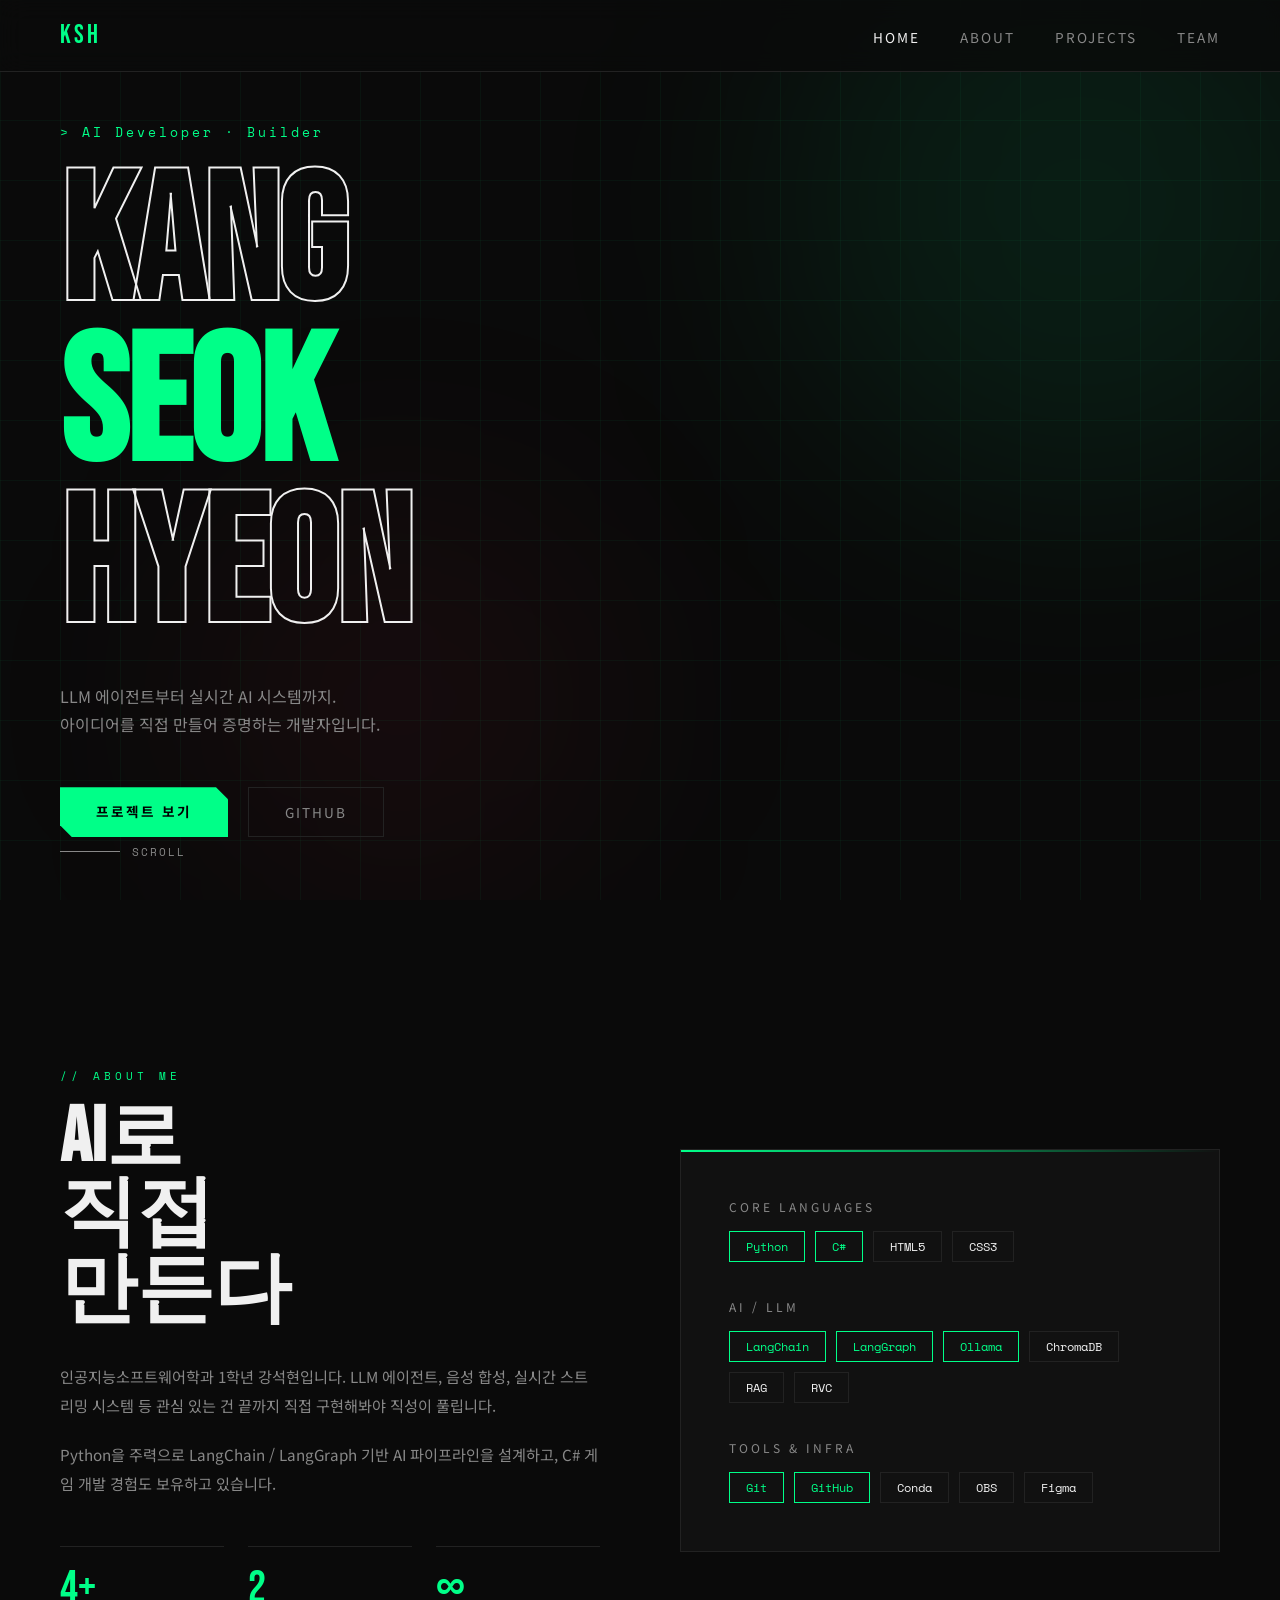
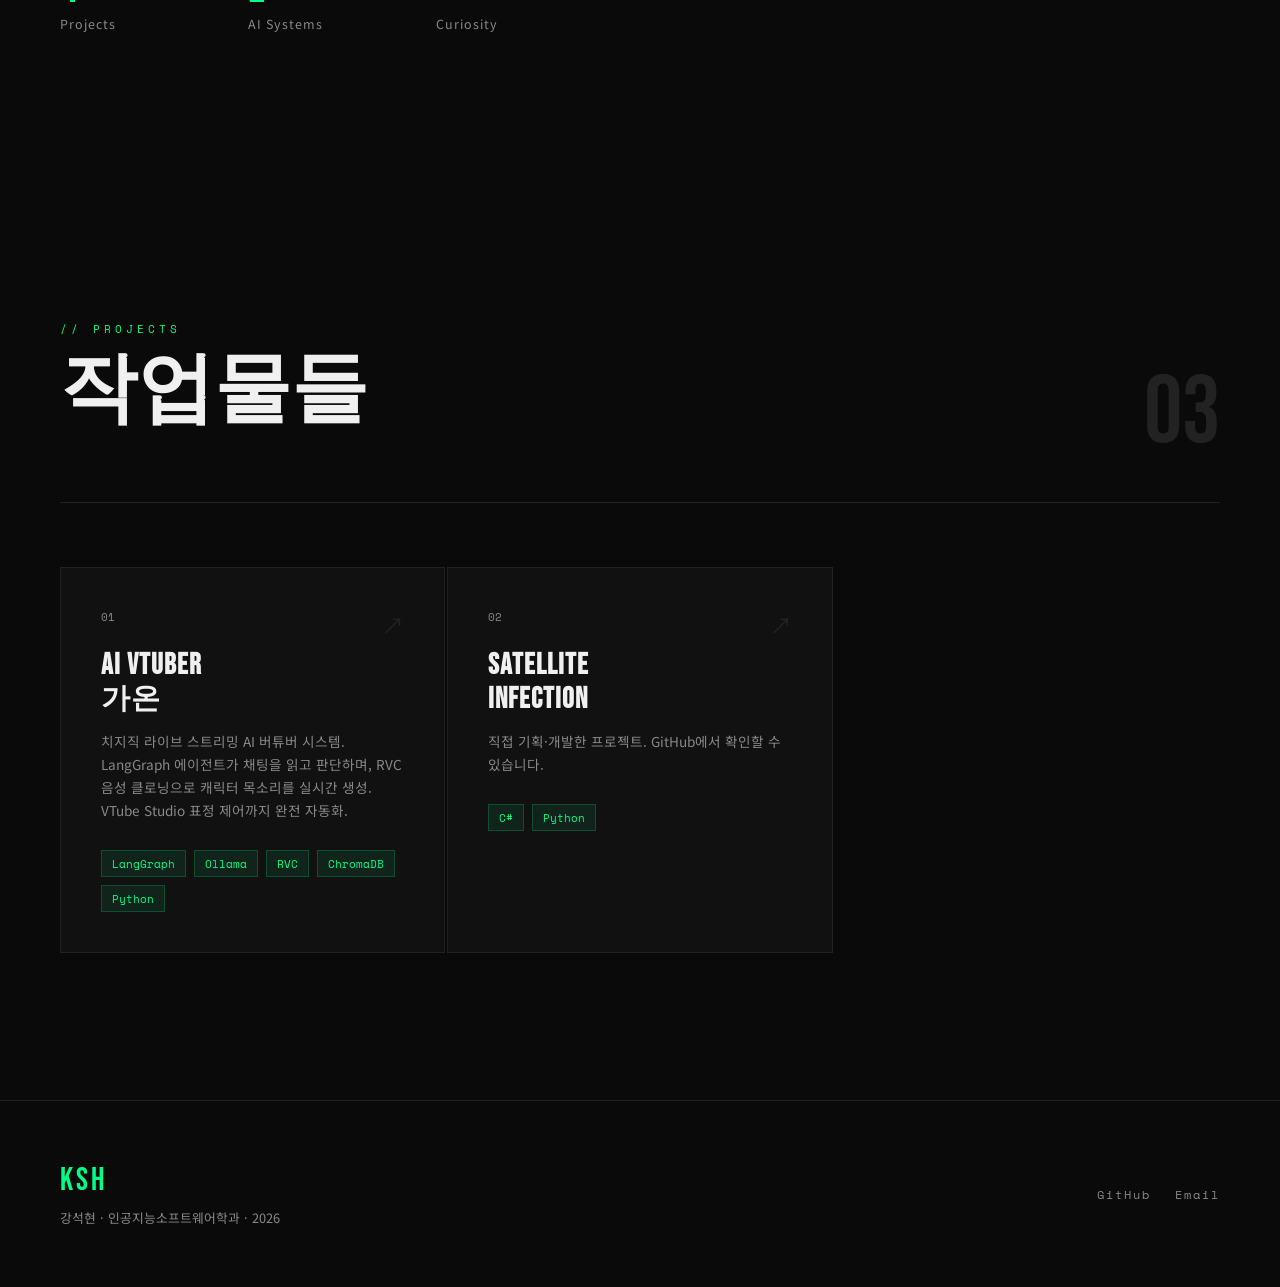
<file: pages/kangProfile.html>
<!DOCTYPE html>
<html lang="ko">
<head>
  <meta charset="UTF-8" />
  <meta name="viewport" content="width=device-width, initial-scale=1.0"/>
  <title>강석현 | AI Developer</title>
  <link rel="preconnect" href="https://fonts.googleapis.com">
  <link href="https://fonts.googleapis.com/css2?family=Bebas+Neue&family=Noto+Sans+KR:wght@300;400;500;700&family=Space+Mono&display=swap" rel="stylesheet">
  <link rel="stylesheet" href="../css/kang.css">
</head>
<body>

  <nav>
    <a class="nav-logo" href="../index.html#members">KSH</a>
    <ul class="nav-links">
      <li><a href="#home" class="active">Home</a></li>
      <li><a href="#about">About</a></li>
      <li><a href="#projects">Projects</a></li>
      <li><a href="../index.html#members">Team</a></li>
    </ul>
  </nav>

  <!-- HERO -->
  <section id="home">
    <div class="glow-orb orb1"></div>
    <div class="glow-orb orb2"></div>
    <p class="hero-tag">AI Developer · Builder</p>
    <h1 class="hero-name">
      <span class="stroke">KANG</span><br>
      <span class="accent">SEOK</span><br>
      <span class="stroke">HYEON</span>
    </h1>
    <p class="hero-sub">
      LLM 에이전트부터 실시간 AI 시스템까지.<br>
      아이디어를 직접 만들어 증명하는 개발자입니다.
    </p>
    <div class="hero-cta">
      <a href="#projects" class="btn-primary">프로젝트 보기</a>
      <a href="https://github.com/kangseok0427" target="_blank" class="btn-ghost">GitHub</a>
    </div>
    <div class="hero-scroll">
      <div class="scroll-line"></div>
      SCROLL
    </div>
  </section>

  <!-- ABOUT -->
  <section id="about">
    <div class="reveal">
      <p class="section-label">// About Me</p>
      <h2 class="section-title">AI로<br>직접<br>만든다</h2>
      <p class="about-text">
        인공지능소프트웨어학과 1학년 강석현입니다.
        LLM 에이전트, 음성 합성, 실시간 스트리밍 시스템 등
        관심 있는 건 끝까지 직접 구현해봐야 직성이 풀립니다.
      </p>
      <p class="about-text">
        Python을 주력으로 LangChain / LangGraph 기반 AI 파이프라인을
        설계하고, C# 게임 개발 경험도 보유하고 있습니다.
      </p>
      <div class="about-stats">
        <div class="stat-item">
          <div class="stat-num">4+</div>
          <div class="stat-label">Projects</div>
        </div>
        <div class="stat-item">
          <div class="stat-num">2</div>
          <div class="stat-label">AI Systems</div>
        </div>
        <div class="stat-item">
          <div class="stat-num">∞</div>
          <div class="stat-label">Curiosity</div>
        </div>
      </div>
    </div>

    <div class="skill-panel reveal">
      <div class="skill-group">
        <p class="skill-group-title">Core Languages</p>
        <div class="skill-tags">
          <span class="skill-tag hot">Python</span>
          <span class="skill-tag hot">C#</span>
          <span class="skill-tag">HTML5</span>
          <span class="skill-tag">CSS3</span>
        </div>
      </div>
      <div class="skill-group">
        <p class="skill-group-title">AI / LLM</p>
        <div class="skill-tags">
          <span class="skill-tag hot">LangChain</span>
          <span class="skill-tag hot">LangGraph</span>
          <span class="skill-tag hot">Ollama</span>
          <span class="skill-tag">ChromaDB</span>
          <span class="skill-tag">RAG</span>
          <span class="skill-tag">RVC</span>
        </div>
      </div>
      <div class="skill-group">
        <p class="skill-group-title">Tools & Infra</p>
        <div class="skill-tags">
          <span class="skill-tag hot">Git</span>
          <span class="skill-tag hot">GitHub</span>
          <span class="skill-tag">Conda</span>
          <span class="skill-tag">OBS</span>
          <span class="skill-tag">Figma</span>
        </div>
      </div>
    </div>
  </section>

  <!-- PROJECTS -->
  <section id="projects">
    <div class="projects-header reveal">
      <div>
        <p class="section-label">// Projects</p>
        <h2 class="section-title">작업물들</h2>
      </div>
      <div class="project-count">03</div>
    </div>

    <div class="project-grid">

      <!-- AIVtuber -->
      <div class="project-card reveal">
        <a href="https://github.com/kangseok0427/AIVtuber" target="_blank" class="card-link"></a>
        <span class="project-arrow">↗</span>
        <p class="project-num">01</p>
        <h3 class="project-title">AI VTuber<br>가온</h3>
        <p class="project-desc">
          치지직 라이브 스트리밍 AI 버튜버 시스템.
          LangGraph 에이전트가 채팅을 읽고 판단하며,
          RVC 음성 클로닝으로 캐릭터 목소리를 실시간 생성.
          VTube Studio 표정 제어까지 완전 자동화.
        </p>
        <div class="project-tags">
          <span class="project-tag">LangGraph</span>
          <span class="project-tag">Ollama</span>
          <span class="project-tag">RVC</span>
          <span class="project-tag">ChromaDB</span>
          <span class="project-tag">Python</span>
        </div>
      </div>

      <!-- SatelliteInfection -->
      <div class="project-card reveal">
        <span class="project-arrow">↗</span>
        <p class="project-num">02</p>
        <h3 class="project-title">Satellite<br>Infection</h3>
        <p class="project-desc">
          직접 기획·개발한 프로젝트.
          GitHub에서 확인할 수 있습니다.
        </p>
        <div class="project-tags">
          <span class="project-tag">C#</span>
          <span class="project-tag">Python</span>
        </div>
      </div>

      <!-- AIVtuberLight -->
      <div class="project-card reveal">
        <a href="https://github.com/kangseok0427/AIVtuberLight" target="_blank" class="card-link"></a>
        <span class="project-arrow">↗</span>
        <p class="project-num">03</p>
        <h3 class="project-title">AI VTuber<br>Light</h3>
        <p class="project-desc">
          AIVtuber의 경량화 버전.
          핵심 LLM 파이프라인만 남겨
          저사양 환경에서도 구동 가능하도록 최적화한 버전.
        </p>
        <div class="project-tags">
          <span class="project-tag">LangChain</span>
          <span class="project-tag">Python</span>
          <span class="project-tag">Ollama</span>
        </div>
      </div>

    </div>
  </section>

  <!-- FOOTER -->
  <footer>
    <div class="footer-left">
      <div class="footer-logo">KSH</div>
      <p>강석현 · 인공지능소프트웨어학과 · 2026</p>
    </div>
    <div class="footer-links">
      <a href="https://github.com/kangseok0427" target="_blank">GitHub</a>
      <a href="mailto:kjminn20001@gmail.com">Email</a>
    </div>
  </footer>

  <script>
    const sections = document.querySelectorAll('section[id]');
    const navLinks = document.querySelectorAll('.nav-links a');
    window.addEventListener('scroll', () => {
      let current = '';
      sections.forEach(s => { if (window.scrollY >= s.offsetTop - 200) current = s.id; });
      navLinks.forEach(a => { a.classList.toggle('active', a.getAttribute('href') === '#' + current); });
    });
    const observer = new IntersectionObserver((entries) => {
      entries.forEach((e, i) => {
        if (e.isIntersecting) setTimeout(() => e.target.classList.add('visible'), i * 100);
      });
    }, { threshold: 0.1 });
    document.querySelectorAll('.reveal').forEach(el => observer.observe(el));
  </script>
</body>
</html>
</file>
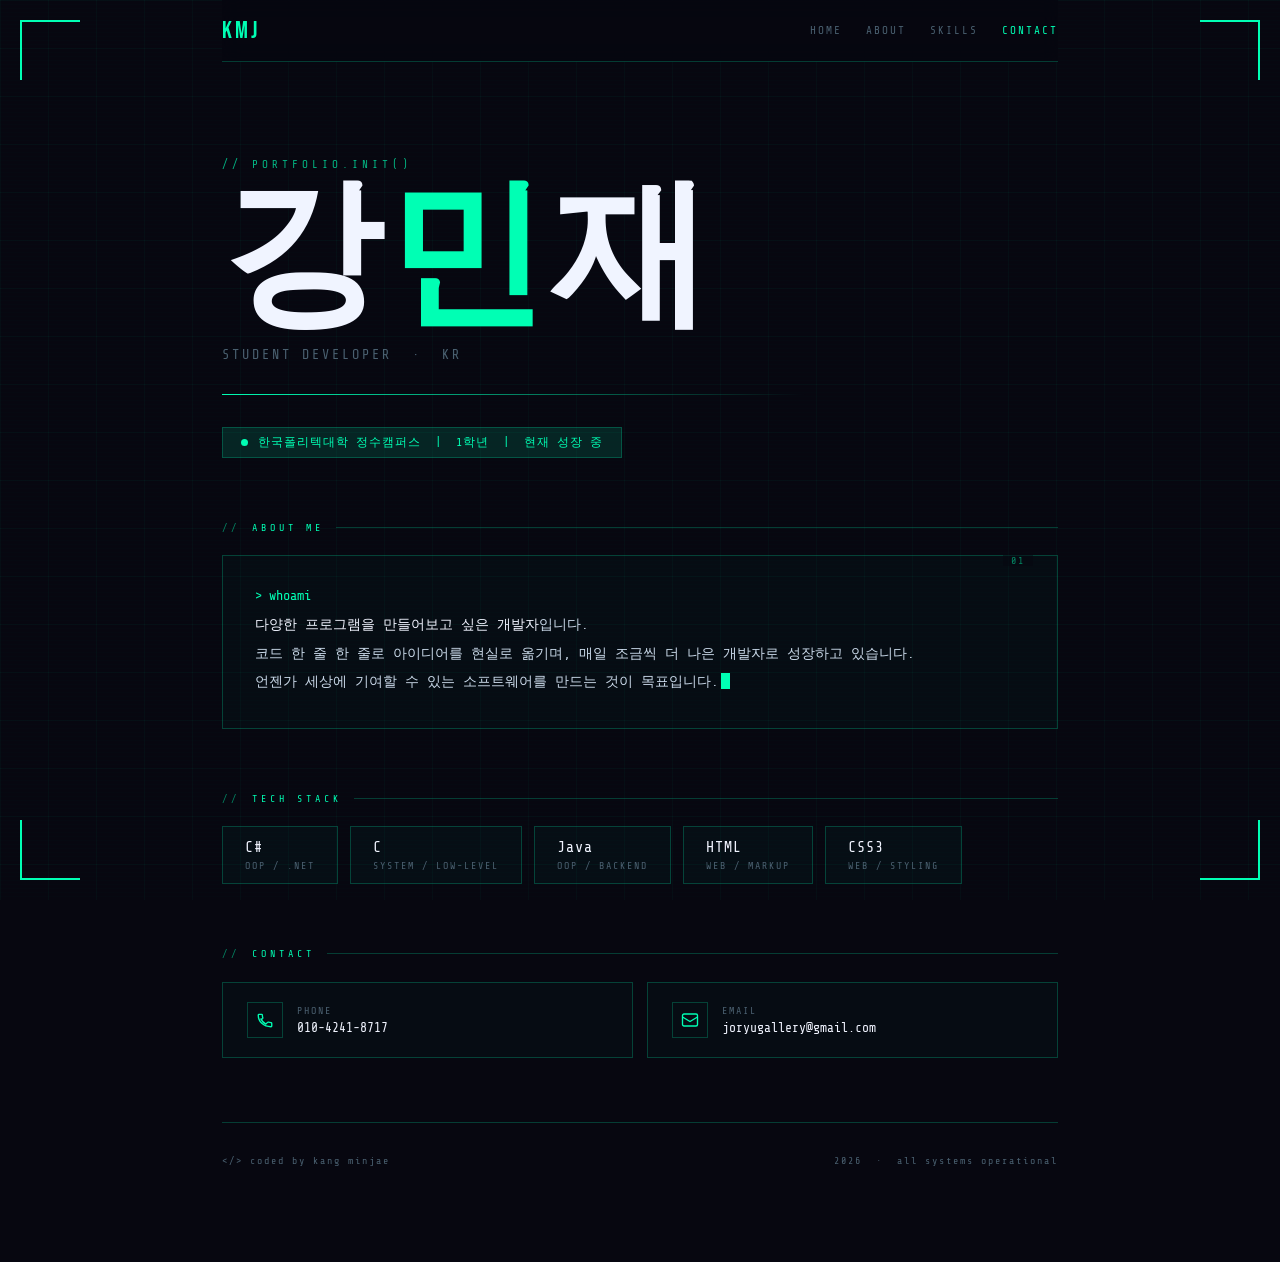
<file: pages/minjae.html>
<!DOCTYPE html>
<html lang="ko">
<head>
<meta charset="UTF-8" />
<meta name="viewport" content="width=device-width, initial-scale=1.0" />
<title>강민재 | Developer Portfolio</title>
<link rel="preconnect" href="https://fonts.googleapis.com" />
<link href="https://fonts.googleapis.com/css2?family=Share+Tech+Mono&family=Bebas+Neue&display=swap" rel="stylesheet" />
<link rel="stylesheet" href="../css/minjae.css" />
</head>
<body>

<div class="corner corner--tl"></div>
<div class="corner corner--tr"></div>
<div class="corner corner--bl"></div>
<div class="corner corner--br"></div>

<div class="wrap">

  <!-- nav -->
  <nav>
    <a href="../index.html" class="nav-logo">KMJ</a>
    <div class="nav-links">
      <a href="../index.html">Home</a>
      <a href="#about">About</a>
      <a href="#skills">Skills</a>
      <a href="#contact">Contact</a>
    </div>
  </nav>


  <div class="hero fade-up">
    <p class="hero-tag">// portfolio.init()</p>
    <h1 class="hero-name">
      강<span class="accent">민</span>재
    </h1>
    <p class="hero-role">Student Developer &nbsp;·&nbsp; KR</p>
    <div class="hero-divider"></div>
    <div class="status-bar">
      <span class="status-dot"></span>
      한국폴리텍대학 정수캠퍼스 &nbsp;|&nbsp; 1학년 &nbsp;|&nbsp; 현재 성장 중
    </div>
  </div>


  <section id="about" class="sec-about fade-up">
    <p class="sec-label">about me</p>
    <div class="about-box">
      <p class="about-prompt">&gt; whoami</p>
      <p class="about-text">
        <strong>다양한 프로그램을 만들어보고 싶은 개발자</strong>입니다.<br>
        코드 한 줄 한 줄로 아이디어를 현실로 옮기며, 매일 조금씩 더 나은 개발자로 성장하고 있습니다.<br>
        언젠가 세상에 기여할 수 있는 소프트웨어를 만드는 것이 목표입니다.<span class="cursor-blink"></span>
      </p>
    </div>
  </section>


  <section id="skills" class="sec-skills fade-up">
    <p class="sec-label">tech stack</p>
    <div class="skills-grid">
      <div class="skill-card">
        <span class="skill-lang">C#</span>
        <span class="skill-type">OOP / .NET</span>
      </div>
      <div class="skill-card">
        <span class="skill-lang">C</span>
        <span class="skill-type">System / Low-level</span>
      </div>
      <div class="skill-card">
        <span class="skill-lang">Java</span>
        <span class="skill-type">OOP / Backend</span>
      </div>
      <div class="skill-card">
        <span class="skill-lang">HTML</span>
        <span class="skill-type">Web / Markup</span>
      </div>
      <div class="skill-card">
        <span class="skill-lang">CSS3</span>
        <span class="skill-type">Web / Styling</span>
      </div>
    </div>
  </section>

 
  <section id="contact" class="sec-contact fade-up">
    <p class="sec-label">contact</p>
    <div class="contact-grid">
      <div class="contact-card">
        <div class="contact-icon">
          <svg viewBox="0 0 24 24"><path d="M6.62 10.79a15.05 15.05 0 006.59 6.59l2.2-2.2a1 1 0 011.01-.24 11.47 11.47 0 003.58.57 1 1 0 011 1V20a1 1 0 01-1 1C9.96 21 3 14.04 3 5.5a1 1 0 011-1h3.5a1 1 0 011 1 11.47 11.47 0 00.57 3.58 1 1 0 01-.25 1.01z"/></svg>
        </div>
        <div>
          <div class="contact-label">phone</div>
          <div class="contact-val">010-4241-8717</div>
        </div>
      </div>
      <div class="contact-card">
        <div class="contact-icon">
          <svg viewBox="0 0 24 24"><rect x="2" y="4" width="20" height="16" rx="2"/><path d="M2 8l10 6 10-6"/></svg>
        </div>
        <div>
          <div class="contact-label">email</div>
          <div class="contact-val">joryugallery@gmail.com</div>
        </div>
      </div>
    </div>
  </section>

 
  <footer>
    <span>&lt;/&gt; coded by kang minjae</span>
    <span>2026 &nbsp;·&nbsp; all systems operational</span>
  </footer>

</div>

<script>
 
  document.querySelectorAll('.fade-up').forEach((el, i) => {
    el.style.animationDelay = (0.05 + i * 0.15) + 's';
  });


  const sections = document.querySelectorAll('section[id]');
  const links = document.querySelectorAll('.nav-links a');
  const observer = new IntersectionObserver(entries => {
    entries.forEach(e => {
      if (e.isIntersecting) {
        links.forEach(a => {
          a.style.color = a.getAttribute('href') === '#' + e.target.id
            ? 'var(--green)' : '';
        });
      }
    });
  }, { threshold: 0.5 });
  sections.forEach(s => observer.observe(s));

 
  document.querySelectorAll('.skill-card').forEach(card => {
    card.addEventListener('mouseenter', () => {
      card.style.textShadow = '0 0 8px rgba(0,255,180,0.6)';
    });
    card.addEventListener('mouseleave', () => {
      card.style.textShadow = '';
    });
  });
</script>
</body>
</html>
</file>
<file: css/index.css>
/* 기본 설정 */
* {
    margin: 0;
    padding: 0;
    box-sizing: border-box;
}

html {
    scroll-behavior: smooth;
}

body {
    font-family: 'Helvetica Neue', Arial, sans-serif;
    background-color: #3b49df;
    color: #111;
    overflow-x: hidden;
}

/* =========================================
   1. 네비게이션 바
   ========================================= */
.navbar {
    position: fixed;
    top: 0;
    left: 0;
    width: 100%;
    height: 70px;
    background-color: #3b49df;
    display: flex;
    justify-content: space-between;
    align-items: stretch;
    border-bottom: 4px solid #000;
    z-index: 1000;
}

.nav-logo {
    font-family: 'Impact', 'Arial Black', sans-serif;
    font-size: 32px;
    font-weight: 900;
    display: flex;
    align-items: center;
    padding: 0 40px;
    border-right: 4px solid #000;
}

.point {
    color: #ff1493;
}

.nav-links {
    list-style: none;
    display: flex;
    margin: 0;
}

.nav-links li {
    display: flex;
    align-items: center;
}

.nav-links a {
    color: #000;
    text-decoration: none;
    font-size: 16px;
    font-weight: 900;
    padding: 0 25px;
    height: 100%;
    display: flex;
    align-items: center;
    transition: background-color 0.2s;
}

.nav-links a:hover {
    background-color: rgba(0, 0, 0, 0.1);
}

.talk-btn {
    border-left: 4px solid #000;
    background-color: #5555ff;
}

/* =========================================
   2. 헤더 영역
   ========================================= */
.hero-section {
    position: relative;
    width: 100%;
    min-height: 100vh;
    padding-top: 70px;
    background-color: #3b49df;
    overflow: hidden;
    display: flex;
    align-items: center;
    justify-content: center;
}

.animated-bg {
    position: absolute;
    top: 0;
    left: 0;
    width: 100%;
    height: 100%;
    z-index: 0;
    pointer-events: none;
}

.wave {
    position: absolute;
    width: 200%;
    height: 200%;
    background-color: rgba(255, 255, 255, 0.05);
    border-radius: 40%;
    animation: rotateWave 15s infinite linear;
}

.wave1 {
    top: -100%;
    left: -50%;
    animation-duration: 20s;
}

.wave2 {
    top: -120%;
    left: -30%;
    background-color: rgba(0, 0, 0, 0.05);
    animation-duration: 15s;
    animation-direction: reverse;
}

@keyframes rotateWave {
    from {
        transform: rotate(0deg);
    }

    to {
        transform: rotate(360deg);
    }
}

.hero-container {
    position: relative;
    z-index: 1;
    display: flex;
    width: 100%;
    max-width: 1400px;
    margin-left: 30px;
    padding: 0 40px;
    align-items: center;
    justify-content: space-between;
}

.hero-left-box {
    background: rgba(255, 255, 255, 0.1);
    backdrop-filter: blur(10px);
    border: 4px solid #000;
    border-radius: 16px;
    padding: 60px 50px;
    width: 50%;
    box-shadow: 15px 15px 0 rgba(0, 0, 0, 0.3);
}

.hero-title {
    font-family: 'Impact', 'Arial Black', sans-serif;
    font-size: 100px;
    letter-spacing: -3px;
    margin-bottom: 20px;
    color: #000;
}

.dashed-divider {
    border-top: 4px dashed #000;
    margin: 30px 0;
}

.hero-desc {
    font-size: 18px;
    line-height: 1.6;
    color: #111;
    font-weight: bold;
}

.hero-right-visual {
    width: 40%;
    display: flex;
    justify-content: center;
    align-items: center;
    position: relative;
    top: -110px;
}

.giant-semicolon {
    font-family: 'Georgia', serif;
    font-size: 650px;
    font-weight: 900;
    color: #ff0088;
    line-height: 0.8;
    text-shadow: 25px 25px 0px rgba(28, 231, 14, 0.5);
}

.blink-effect {
    animation: softBlink 2.5s infinite alternate;
}

@keyframes softBlink {
    0% {
        opacity: 1;
        transform: scale(1);
    }

    100% {
        opacity: 0.7;
        transform: scale(0.95);
    }
}

/* =========================================
   3. 동아리 소개 영역
   ========================================= */
.about-section {
    position: relative;
    padding: 120px 40px;
    background: repeating-linear-gradient(-45deg, #111, #111 20px, #1a1a1a 20px, #1a1a1a 40px);
    display: flex;
    justify-content: center;
}

.about-card {
    background-color: #fff;
    width: 100%;
    max-width: 1300px;
    border: 4px solid #000;
    border-radius: 16px;
    overflow: hidden;
    box-shadow: 15px 15px 0px #ff1493;
}

.about-content-grid {
    display: grid;
    grid-template-columns: 1fr 2fr 1fr;
    gap: 40px;
    padding: 80px 60px;
}

.about-heading {
    font-family: 'Impact', 'Arial Black', sans-serif;
    font-size: 100px;
    letter-spacing: -2px;
}

.about-col-text h3,
.about-col-list h3 {
    font-size: 24px;
    margin-bottom: 20px;
    border-bottom: 3px solid #000;
    padding-bottom: 10px;
}

.about-col-text p {
    font-size: 16px;
    line-height: 1.8;
    margin-bottom: 20px;
    color: #333;
    font-weight: bold;
}

.about-col-list ul {
    list-style: none;
    font-size: 16px;
    line-height: 2;
    color: #333;
    font-weight: bold;
}

.about-footer-banner {
    border-top: 4px solid #000;
    background-color: #fff;
    padding: 15px 0;
    overflow: hidden;
    white-space: nowrap;
}

.marquee-text {
    font-family: 'Impact', 'Arial Black', sans-serif;
    font-size: 40px;
    color: #000;
    display: inline-block;
    animation: marquee 15s linear infinite;
}

@keyframes marquee {
    0% {
        transform: translateX(100%);
    }

    100% {
        transform: translateX(-100%);
    }
}

/* =========================================
   4. 팀원 소개 영역
   ========================================= */
.members-section {
    padding: 120px 0;
    background-color: #3b49df;
}

.page-container {
    max-width: 1400px;
    margin: 0 auto;
    padding: 0 40px;
}

.member-row {
    position: relative;
    display: grid;
    grid-template-columns: repeat(3, 1fr);
    gap: 60px;
    margin-bottom: 100px;
}

.hanging-wire {
    position: absolute;
    top: 30px;
    left: 0;
    width: 100%;
    height: 4px;
    background-color: #111;
    z-index: 0;
}

/* 카드 기본 설정: 양수 기울기 적용 및 반투명 검은 그림자 설정 */
.member-card {
    position: relative;
    z-index: 1;
    display: flex;
    flex-direction: column;
    min-height: 500px;
    border-radius: 20px;
    border: 4px solid #000;
    background-color: #000;
    overflow: hidden;
    transform: rotate(2deg);
    /* 기본시 오른쪽 기울기 */
    box-shadow: 15px 15px 0 rgba(0, 0, 0, 0.3);
    /* 변경된 반투명 검은색 그림자 */
    transition: transform 0.2s ease-out, box-shadow 0.2s ease-out, background-color 0.2s ease;
}

/* 카드 호버 설정: 음수 기울기로 반전 및 클릭되는 듯한 애니메이션 적용 */
.member-card:hover {
    transform: rotate(-2deg) translate(8px, 8px);
    /* 호버시 왼쪽으로 반전되며 눌림 */
    box-shadow: 7px 7px 0 rgba(0, 0, 0, 0.3);
    background-color: #000;
    z-index: 5;
}

.card-pin {
    position: absolute;
    top: -15px;
    left: 50%;
    transform: translateX(-50%);
    width: 24px;
    height: 35px;
    background-color: #ddd;
    border: 4px solid #000;
    border-radius: 10px;
    z-index: 10;
}

/* 카드 상단 영역 */
.card-top {
    background-color: #000;
    padding: 50px 30px;
    flex: 1;
    display: flex;
    flex-direction: column;
    justify-content: center;
    align-items: center;
    border-bottom: 4px solid #000;
    transition: background-color 0.2s ease;
}

/* 호버 시: 상단 영역의 배경색을 각 테마 색상으로 반전 */
.member-card:hover .card-top {
    background-color: var(--theme-color);
}

.role-badge {
    background-color: #fff;
    color: #000;
    font-size: 14px;
    font-weight: bold;
    padding: 8px 16px;
    border-radius: 20px;
    margin-bottom: 30px;
    border: 2px solid #000;
    transition: all 0.2s ease;
}

/* 호버 시: 뱃지 색상을 검은색으로 반전 */
.member-card:hover .role-badge {
    background-color: #000;
    color: var(--theme-color);
}

.huge-text {
    font-family: 'Impact', 'Arial Black', sans-serif;
    font-size: 90px;
    color: var(--theme-color);
    letter-spacing: -3px;
    line-height: 1;
    transition: color 0.2s ease, text-shadow 0.2s ease;
}

/* 호버 시: 큰 텍스트를 검은색으로 반전 */
.member-card:hover .huge-text {
    color: #000;
}

/* 카드 하단 영역 */
.card-bottom {
    background-color: var(--theme-color);
    padding: 40px 30px;
    display: flex;
    flex-direction: column;
    justify-content: space-between;
    min-height: 220px;
    transition: background-color 0.2s ease;
}

/* 호버 시: 하단 영역의 배경색을 검은색으로 반전 */
.member-card:hover .card-bottom {
    background-color: #fff;
}

.service-label {
    font-size: 14px;
    font-weight: bold;
    color: #000;
    margin-bottom: 10px;
    transition: color 0.2s ease;
}

.korean-name {
    font-size: 32px;
    font-weight: 900;
    color: #000;
    transition: color 0.2s ease;
}

/* 호버 시: 이름 및 라벨을 테마 색상으로 반전 */
.member-card:hover .service-label,
.member-card:hover .korean-name {
    color: var(--theme-color);
}

/* 프로필 버튼 */
.profile-btn {
    display: inline-block;
    padding: 15px 0;
    color: #000;
    text-decoration: none;
    font-weight: bold;
    font-size: 16px;
    border-top: 3px solid #000;
    margin-top: 30px;
    transition: all 0.2s ease;
}

/* 호버 시: 버튼 색상을 테마 색상으로 반전 */
.member-card:hover .profile-btn {
    color: var(--theme-color);
    border-top-color: var(--theme-color);
}

.member-card:hover .profile-btn:hover {
    background-color: var(--theme-color);
    color: #000;
    padding-left: 15px;
    border-radius: 8px;
    border-top-color: transparent;
}

/* =========================================
   5. 1학기 활동 성과 영역
   ========================================= */
.achievements-section {
    padding: 120px 40px;
    background:
        linear-gradient(90deg, rgba(0, 0, 0, 0.08) 1px, transparent 1px),
        linear-gradient(rgba(0, 0, 0, 0.08) 1px, transparent 1px),
        #ff1493;
    background-size: 32px 32px;
    border-top: 4px solid #000;
}

.achievements-container {
    max-width: 1400px;
    margin: 0 auto;
}

.achievements-header {
    display: grid;
    grid-template-columns: 1fr 1.3fr;
    gap: 50px;
    align-items: end;
    margin-bottom: 60px;
}

.section-kicker {
    grid-column: 1 / -1;
    display: inline-block;
    width: fit-content;
    padding: 10px 18px;
    background-color: #fff;
    border: 4px solid #000;
    border-radius: 999px;
    font-size: 16px;
    font-weight: 900;
    box-shadow: 8px 8px 0 rgba(0, 0, 0, 0.25);
}

.achievements-title {
    font-family: 'Impact', 'Arial Black', sans-serif;
    font-size: clamp(64px, 9vw, 140px);
    line-height: 0.85;
    letter-spacing: 0;
    color: #000;
    text-shadow: 10px 10px 0 #3b49df;
}

.achievements-copy {
    padding: 34px;
    background-color: #fff;
    border: 4px solid #000;
    border-radius: 16px;
    box-shadow: 12px 12px 0 rgba(0, 0, 0, 0.28);
    font-size: 20px;
    line-height: 1.7;
    font-weight: 900;
    word-break: keep-all;
}

.result-metrics {
    display: grid;
    grid-template-columns: repeat(3, 1fr);
    gap: 28px;
    margin-bottom: 32px;
}

.metric-card {
    min-height: 260px;
    padding: 34px;
    background-color: #fff;
    border: 4px solid #000;
    border-radius: 18px;
    box-shadow: 12px 12px 0 rgba(0, 0, 0, 0.25);
    display: flex;
    flex-direction: column;
    justify-content: space-between;
    transition: transform 0.2s ease, box-shadow 0.2s ease;
}

.metric-card:nth-child(2) {
    background-color: #f9d849;
}

.metric-card:nth-child(3) {
    background-color: #3b49df;
    color: #fff;
}

.metric-card:hover {
    transform: translate(8px, 8px);
    box-shadow: 4px 4px 0 rgba(0, 0, 0, 0.28);
}

.metric-number {
    font-family: 'Impact', 'Arial Black', sans-serif;
    font-size: 110px;
    line-height: 0.8;
    color: #000;
}

.metric-card:nth-child(3) .metric-number {
    color: #fff;
}

.metric-card h3 {
    margin-bottom: 12px;
    font-size: 28px;
    font-weight: 900;
}

.metric-card p {
    font-size: 16px;
    line-height: 1.6;
    font-weight: 800;
    word-break: keep-all;
}

.achievement-grid {
    display: grid;
    grid-template-columns: repeat(4, 1fr);
    border: 4px solid #000;
    background-color: #000;
    gap: 4px;
    box-shadow: 14px 14px 0 rgba(0, 0, 0, 0.28);
}

.achievement-item {
    min-height: 280px;
    padding: 30px;
    background-color: #fff;
    display: flex;
    flex-direction: column;
}

.achievement-item span {
    width: 54px;
    height: 54px;
    display: inline-flex;
    align-items: center;
    justify-content: center;
    margin-bottom: 26px;
    background-color: #000;
    color: #fff;
    border-radius: 50%;
    font-weight: 900;
}

.achievement-item h3 {
    margin-bottom: 16px;
    font-size: 24px;
    font-weight: 900;
}

.achievement-item p {
    font-size: 15px;
    line-height: 1.7;
    color: #333;
    font-weight: 800;
    word-break: keep-all;
}

@media (max-width: 1100px) {
    .hero-container {
        flex-direction: column;
        gap: 56px;
        margin-left: 0;
        padding: 80px 40px;
        justify-content: center;
    }

    .hero-left-box {
        width: 100%;
        max-width: 860px;
    }

    .hero-right-visual {
        width: 100%;
        top: 0;
        min-height: 260px;
    }

    .giant-semicolon {
        font-size: clamp(260px, 52vw, 520px);
    }

    .about-content-grid {
        grid-template-columns: 1fr;
        gap: 34px;
        padding: 64px 46px;
    }

    .about-heading {
        font-size: clamp(64px, 12vw, 100px);
    }

    .member-row {
        grid-template-columns: repeat(2, minmax(0, 1fr));
        gap: 46px;
    }

    .member-card {
        min-height: 460px;
    }

    .huge-text {
        font-size: clamp(64px, 10vw, 90px);
    }

    .achievements-header,
    .result-metrics,
    .achievement-grid {
        grid-template-columns: 1fr;
    }

    .achievement-item {
        min-height: auto;
    }
}

@media (max-width: 760px) {
    .navbar {
        height: auto;
        min-height: 70px;
        align-items: stretch;
        overflow-x: auto;
    }

    .nav-logo {
        padding: 0 20px;
        font-size: 24px;
    }

    .nav-links a {
        padding: 0 16px;
        font-size: 13px;
    }

    .hero-section {
        min-height: auto;
        padding-top: 92px;
    }

    .hero-container {
        padding: 54px 20px 80px;
        gap: 30px;
    }

    .hero-left-box {
        padding: 38px 28px;
        border-width: 3px;
        border-radius: 12px;
        box-shadow: 9px 9px 0 rgba(0, 0, 0, 0.3);
    }

    .hero-title {
        font-size: clamp(48px, 16vw, 86px);
        letter-spacing: -1px;
        overflow-wrap: anywhere;
    }

    .hero-desc {
        font-size: 15px;
    }

    .hero-right-visual {
        min-height: 180px;
    }

    .giant-semicolon {
        font-size: clamp(220px, 76vw, 360px);
        text-shadow: 12px 12px 0 rgba(28, 231, 14, 0.5);
    }

    .about-section {
        padding: 90px 20px;
    }

    .about-card {
        border-width: 3px;
        border-radius: 12px;
        box-shadow: 9px 9px 0 #ff1493;
    }

    .about-content-grid {
        padding: 42px 24px;
    }

    .about-heading {
        font-size: clamp(50px, 17vw, 76px);
    }

    .about-col-text h3,
    .about-col-list h3 {
        font-size: 20px;
    }

    .about-col-text p,
    .about-col-list ul {
        font-size: 15px;
    }

    .marquee-text {
        font-size: 28px;
    }

    .members-section {
        padding: 90px 0;
    }

    .page-container {
        padding: 0 20px;
    }

    .member-row {
        grid-template-columns: 1fr;
        gap: 34px;
        margin-bottom: 60px;
    }

    .hanging-wire {
        display: none;
    }

    .member-card {
        min-height: 420px;
        transform: none;
        border-width: 3px;
        border-radius: 14px;
        box-shadow: 9px 9px 0 rgba(0, 0, 0, 0.3);
    }

    .member-card:hover {
        transform: translate(5px, 5px);
        box-shadow: 4px 4px 0 rgba(0, 0, 0, 0.3);
    }

    .card-top {
        padding: 42px 24px;
    }

    .card-bottom {
        min-height: 190px;
        padding: 30px 24px;
    }

    .huge-text {
        font-size: clamp(58px, 20vw, 82px);
    }

    .korean-name {
        font-size: 28px;
    }

    .achievements-section {
        padding: 90px 20px;
    }

    .achievements-header {
        gap: 28px;
        margin-bottom: 40px;
    }

    .achievements-copy,
    .metric-card,
    .achievement-item {
        padding: 24px;
    }

    .metric-number {
        font-size: 84px;
    }
}

@media (max-width: 430px) {
    .navbar {
        flex-wrap: wrap;
        position: sticky;
    }

    .nav-logo {
        min-width: 100%;
        height: 46px;
        justify-content: center;
        border-right: 0;
        border-bottom: 3px solid #000;
        font-size: 22px;
    }

    .nav-links {
        width: 100%;
        display: grid;
        grid-template-columns: repeat(4, 1fr);
        justify-content: stretch;
    }

    .nav-links a {
        min-height: 42px;
        padding: 0 4px;
        justify-content: center;
        font-size: 12px;
        letter-spacing: 0;
    }

    .hero-section {
        padding-top: 88px;
    }

    .hero-container {
        padding: 44px 16px 66px;
    }

    .hero-left-box {
        padding: 30px 20px;
    }

    .dashed-divider {
        margin: 22px 0;
    }

    .about-section,
    .achievements-section {
        padding-left: 16px;
        padding-right: 16px;
    }

    .about-content-grid {
        padding: 34px 18px;
    }

    .card-top {
        padding: 30px 18px;
        min-height: 210px;
    }

    .card-bottom {
        min-height: 160px;
        padding: 24px 18px;
    }

    .members-section {
        padding: 64px 0;
    }

    .page-container {
        padding: 0 14px;
    }

    .member-row {
        gap: 28px;
        margin-bottom: 44px;
    }

    .member-card {
        min-height: 360px;
        border-radius: 12px;
        box-shadow: 6px 6px 0 rgba(0, 0, 0, 0.3);
    }

    .role-badge {
        font-size: 12px;
        padding: 7px 14px;
        margin-bottom: 22px;
    }

    .huge-text {
        font-size: clamp(48px, 18vw, 70px);
        letter-spacing: -1px;
    }

    .korean-name {
        font-size: 24px;
    }

    .profile-btn {
        font-size: 15px;
        margin-top: 22px;
        padding: 12px 0;
    }

    .achievements-title {
        font-size: clamp(54px, 18vw, 70px);
        text-shadow: 6px 6px 0 #3b49df;
    }

    .section-kicker {
        font-size: 13px;
        border-width: 3px;
    }

    .achievements-copy,
    .metric-card,
    .achievement-item {
        padding: 20px;
    }
}
</file>
<file: css/dhj.css>
@import url('https://fonts.googleapis.com/css2?family=Montserrat:wght@800&family=Inter:wght@400;700&family=JetBrains+Mono:wght@400&display=swap');

/* --- 1. Base & Layout --- */
* {
    margin: 0;
    padding: 0;
    box-sizing: border-box;
    font-family: 'Inter', sans-serif;
}

html {
    scroll-behavior: smooth;
}

body {
    background-color: #000;
    color: #fff;
    line-height: 1.6;
    overflow-x: hidden;
    cursor: crosshair;
}

li {
    list-style: none;
}

a {
    text-decoration: none;
    color: inherit;
}

.container {
    max-width: 1200px;
    margin: 0 auto;
    width: 100%;
    padding: 0 50px;
}

.mono {
    font-family: 'JetBrains Mono', monospace;
}

section {
    min-height: 100vh;
    display: flex;
    flex-direction: column;
    justify-content: center;
    padding: 120px 0;
    scroll-margin-top: 80px;
    border-bottom: 0.5px solid #333;
}

/* --- 2. Navigation & Header (스타일 보존) --- */
header {
    display: flex;
    justify-content: space-between;
    align-items: center;
    padding: 30px 50px;
    position: fixed;
    width: 100%;
    top: 0;
    z-index: 100;
    background-color: rgba(0, 0, 0, 0.6);
    backdrop-filter: blur(15px);
}

.logo {
    font-weight: 700;
    letter-spacing: 2px;
    font-size: 1.2rem;
}

nav ul {
    display: flex;
    gap: 30px;
}

nav ul li a {
    font-size: 0.9rem;
    opacity: 0.7;
    transition: 0.3s;
}

nav ul li a:hover {
    opacity: 1;
}

/* --- 3. Section Specifics --- */
/* Hero */
.hero {
    align-items: flex-start;
    padding-left: 50px;
}

.hero h1 {
    font-family: 'Montserrat';
    text-transform: uppercase;
    font-size: clamp(3rem, 10vw, 6rem);
    line-height: 1.0;
    margin-bottom: 20px;
    background: linear-gradient(to right, #ffffff 10%, #444444 100%);
    -webkit-background-clip: text;
    background-clip: text;
    -webkit-text-fill-color: transparent;
}

.subtitle {
    font-size: 1.2rem;
    color: #888;
    -webkit-text-fill-color: initial;
}

/* Approach (3D Cube Logic) */
.split {
    display: flex;
    gap: 0;
}

.left-side {
    flex: 1;
    border-right: 0.5px solid #333;
    position: relative;
    min-height: 500px;
    perspective: 1500px;
}

.left-side::after {
    content: "LOGIC";
    position: absolute;
    bottom: -5%;
    left: -5%;
    font-family: 'Montserrat';
    font-size: clamp(5rem, 18vw, 15rem);
    color: rgba(255, 255, 255, 0.02);
    font-weight: 800;
    z-index: -1;
    letter-spacing: -0.05em;
}

.logic-cube-model {
    position: absolute;
    top: 50%;
    left: 50%;
    transform: translate(-50%, -50%);
    width: 250px;
    height: 250px;
    transform-style: preserve-3d;
}

.cube {
    position: absolute;
    width: 100%;
    height: 100%;
    transform-style: preserve-3d;
}

.face {
    position: absolute;
    width: 100%;
    height: 100%;
    border: 1px solid rgba(255, 255, 255, 0.6);
    box-shadow: 0 0 10px rgba(255, 255, 255, 0.1);
}

@keyframes cubeRotate {
    from {
        transform: rotate3d(1, 1, 1, 0deg);
    }

    to {
        transform: rotate3d(1, 1, 1, 360deg);
    }
}

@keyframes cubeRotateReverse {
    from {
        transform: rotate3d(1, -1, 1, 0deg);
    }

    to {
        transform: rotate3d(1, -1, 1, 360deg);
    }
}

.inner-cube {
    transform: scale(0.6);
    animation: cubeRotate 25s linear infinite;
}

.outer-cube {
    transform: scale(1.0);
    animation: cubeRotateReverse 30s linear infinite;
}

.face.front {
    transform: translateZ(125px);
}

.face.back {
    transform: translateZ(-125px) rotateY(180deg);
}

.face.left {
    transform: translateX(-125px) rotateY(-90deg);
}

.face.right {
    transform: translateX(125px) rotateY(90deg);
}

.face.top {
    transform: translateY(-125px) rotateX(90deg);
}

.face.bottom {
    transform: translateY(125px) rotateX(-90deg);
}

.node {
    position: absolute;
    width: 10px;
    height: 10px;
    background: #fff;
    border-radius: 50%;
    box-shadow: 0 0 15px rgba(255, 255, 255, 0.7);
    transform-style: preserve-3d;
}

.node-1 {
    animation: nodeOrbit1 15s linear infinite;
}

/* ... nodeOrbit animations (보존됨) ... */

.right-side {
    flex: 1;
    padding: 60px;
}

.label {
    display: block;
    font-size: 0.7rem;
    letter-spacing: 1px;
    margin-bottom: 30px;
    text-transform: uppercase;
    color: #888;
}

.description {
    font-size: 1.1rem;
    margin-bottom: 2rem;
    opacity: 0.8;
}

/* Skills Dashboard (3-Column Layout) */
.skills-dashboard-grid {
    display: grid;
    grid-template-columns: repeat(3, 1fr);
    gap: 40px;
    margin-top: 50px;
}

.skill-col {
    display: flex;
    flex-direction: column;
}

.skill-header {
    margin-bottom: 30px;
}

.skill-header h3 {
    font-size: 1.2rem;
    font-weight: 700;
    margin: 10px 0;
    color: #000;
}

.skill-status-bar {
    width: 100%;
    height: 1px;
    background-color: #eee;
    margin-top: 15px;
}

.skill-status-bar .fill {
    height: 100%;
    background-color: #000;
}

.skill-item-group {
    margin-bottom: 25px;
}

.skill-label {
    display: block;
    font-size: 0.65rem;
    color: #999;
    text-transform: uppercase;
    letter-spacing: 0.1em;
    margin-bottom: 8px;
}

.skill-body p {
    font-size: 0.9rem;
    color: #333;
    line-height: 1.6;
}

/* --- 4. Projects & Contact --- */
.detail-grid {
    display: grid;
    grid-template-columns: 1fr 2fr;
    gap: 60px 80px;
    margin-top: 40px;
}

.project-links {
    display: flex;
    flex-wrap: wrap;
    gap: 12px;
    margin-top: 18px;
}

.project-btn {
    display: inline-flex;
    padding: 10px 16px;
    border: 1px solid #666;
    color: #fff;
    font-size: 0.7rem;
    font-weight: 700;
    letter-spacing: 0.08em;
    transition: 0.3s;
}

.project-btn:hover {
    border-color: #fff;
    background-color: #fff;
    color: #000;
}

.section-title {
    font-size: clamp(2rem, 5vw, 3.5rem);
    font-weight: 500;
    margin-bottom: 20px;
}

.divider {
    border: 0;
    border-top: 1px solid #333;
    margin: 30px 0;
}

.contact-card {
    border: 1px solid #333;
    padding: 60px;
    display: flex;
    justify-content: space-between;
    align-items: flex-end;
    background: linear-gradient(145deg, #0a0a0a, #000);
    transition: 0.5s;
    margin-top: 50px;
}

.contact-card:hover {
    border-color: #fff;
}

.card-name {
    font-family: 'Montserrat';
    font-size: 3rem;
    letter-spacing: -1px;
}

.github-btn {
    display: inline-flex;
    align-items: center;
    gap: 12px;
    padding: 15px 30px;
    border: 1px solid #fff;
    font-size: 0.8rem;
    font-weight: 700;
    transition: 0.3s;
}

.github-btn:hover {
    background-color: #fff;
    color: #000;
}

/* --- 5. Responsive --- */
@media (max-width: 1024px) {

    .skills-dashboard-grid,
    .detail-grid {
        grid-template-columns: 1fr;
        gap: 30px;
    }

    .contact-card {
        flex-direction: column;
        align-items: flex-start;
        gap: 40px;
        padding: 40px;
    }
}

@media (max-width: 768px) {
    header {
        padding: 20px;
    }

    .hero {
        padding-left: 20px;
    }

    .container {
        padding: 0 20px;
    }

    .split {
        flex-direction: column;
    }

    .left-side {
        border-right: none;
        border-bottom: 0.5px solid #333;
        min-height: 300px;
    }
}

@media (max-width: 640px) {
    header {
        flex-wrap: wrap;
        gap: 16px;
        padding: 18px 20px;
    }

    nav ul {
        width: 100%;
        gap: 18px;
        overflow-x: auto;
        white-space: nowrap;
        padding-bottom: 2px;
    }

    section {
        min-height: auto;
        padding: 96px 0 72px;
    }

    .container {
        padding: 0 20px;
    }

    .hero {
        padding-left: 20px;
        padding-right: 20px;
    }

    .subtitle,
    .description {
        font-size: 1rem;
    }

    .logic-cube-model {
        width: 170px;
        height: 170px;
    }

    .face.front { transform: translateZ(85px); }
    .face.back { transform: translateZ(-85px) rotateY(180deg); }
    .face.left { transform: translateX(-85px) rotateY(-90deg); }
    .face.right { transform: translateX(85px) rotateY(90deg); }
    .face.top { transform: translateY(-85px) rotateX(90deg); }
    .face.bottom { transform: translateY(85px) rotateX(-90deg); }

    .right-side {
        padding: 34px 20px;
    }

    .skills-dashboard-grid,
    .detail-grid {
        gap: 24px;
    }

    .project-btn,
    .github-btn {
        width: 100%;
        justify-content: center;
    }

    .contact-card {
        padding: 28px 22px;
    }

    .card-name {
        font-size: clamp(2.1rem, 14vw, 3rem);
    }
}
</file>
<file: css/gaeun.css>
/* ============================
   CSS Variables & Reset
   ============================ */
:root {
  --bg: #0d0f12;
  --surface: #141720;
  --surface-2: #1c2030;
  --border: #2a2f42;
  --text: #e8eaf0;
  --text-muted: #6b7385;
  --text-dim: #9aa0b5;
  --green: #00e5a0;
  --green-dim: rgba(0, 229, 160, 0.08);
  --font-mono: 'JetBrains Mono', monospace;
  --font-sans: 'Noto Sans KR', sans-serif;
}

*, *::before, *::after {
  box-sizing: border-box;
  margin: 0;
  padding: 0;
}

html {
  scroll-behavior: smooth;
}

body {
  background-color: var(--bg);
  color: var(--text);
  font-family: var(--font-sans);
  line-height: 1.7;
  min-height: 100vh;
  overflow-x: hidden;
}

/* ============================
   Background Grid
   ============================ */
.bg-grid {
  position: fixed;
  inset: 0;
  background-image:
    linear-gradient(rgba(0, 229, 160, 0.03) 1px, transparent 1px),
    linear-gradient(90deg, rgba(0, 229, 160, 0.03) 1px, transparent 1px);
  background-size: 40px 40px;
  pointer-events: none;
  z-index: 0;
}

/* ============================
   Layout
   ============================ */
.container {
  position: relative;
  z-index: 1;
  max-width: 760px;
  margin: 0 auto;
  padding: 80px 24px 40px;
}

/* ============================
   Hero
   ============================ */
.hero {
  margin-bottom: 60px;
  animation: fadeUp 0.7s ease both;
}

.hero-badge {
  display: inline-flex;
  align-items: center;
  gap: 8px;
  background: var(--green-dim);
  border: 1px solid rgba(0, 229, 160, 0.2);
  color: var(--green);
  font-family: var(--font-mono);
  font-size: 0.72rem;
  padding: 5px 14px;
  border-radius: 999px;
  margin-bottom: 28px;
  letter-spacing: 0.05em;
}

.dot {
  width: 7px;
  height: 7px;
  background: var(--green);
  border-radius: 50%;
  animation: pulse 2s ease-in-out infinite;
}

.hero-name {
  display: flex;
  flex-direction: column;
  gap: 4px;
  margin-bottom: 10px;
}

.line-label {
  font-family: var(--font-mono);
  font-size: 0.75rem;
  color: var(--text-muted);
  letter-spacing: 0.04em;
}

.name-text {
  font-family: var(--font-mono);
  font-size: clamp(2.2rem, 6vw, 3.6rem);
  font-weight: 700;
  color: var(--text);
  line-height: 1.1;
  letter-spacing: -0.02em;
}

.hero-title {
  font-family: var(--font-mono);
  font-size: 0.85rem;
  color: var(--green);
  letter-spacing: 0.06em;
  margin-bottom: 18px;
  text-transform: uppercase;
}

.hero-desc {
  font-size: 1rem;
  color: var(--text-dim);
  line-height: 1.8;
  max-width: 520px;
  font-weight: 300;
}

/* ============================
   Divider
   ============================ */
.divider {
  display: flex;
  align-items: center;
  gap: 16px;
  margin: 48px 0 36px;
}

.divider::before,
.divider::after {
  content: '';
  flex: 1;
  height: 1px;
  background: var(--border);
}

.divider-code {
  font-family: var(--font-mono);
  font-size: 0.75rem;
  color: var(--text-muted);
  white-space: nowrap;
  letter-spacing: 0.05em;
}

/* ============================
   Section Title
   ============================ */
.section-title {
  font-family: var(--font-mono);
  font-size: 0.7rem;
  font-weight: 700;
  text-transform: uppercase;
  letter-spacing: 0.12em;
  color: var(--text-muted);
  margin-bottom: 24px;
}

/* ============================
   Skills
   ============================ */
.skill-grid {
  display: grid;
  grid-template-columns: 1fr 1fr;
  gap: 14px;
}

.skill-card {
  background: var(--surface);
  border: 1px solid var(--border);
  border-radius: 12px;
  padding: 20px;
  display: grid;
  grid-template-columns: 40px 1fr;
  grid-template-rows: auto auto;
  column-gap: 14px;
  row-gap: 14px;
  transition: border-color 0.25s, transform 0.25s;
  cursor: default;
  animation: fadeUp 0.6s ease both;
}

.skill-card:nth-child(1) { animation-delay: 0.1s; }
.skill-card:nth-child(2) { animation-delay: 0.2s; }
.skill-card:nth-child(3) { animation-delay: 0.3s; }
.skill-card:nth-child(4) { animation-delay: 0.4s; }

.skill-card:hover {
  border-color: var(--accent);
  transform: translateY(-3px);
}

.skill-icon {
  width: 40px;
  height: 40px;
  border-radius: 9px;
  background: rgba(255,255,255,0.04);
  display: flex;
  align-items: center;
  justify-content: center;
  color: var(--accent);
  border: 1px solid rgba(255,255,255,0.07);
}

.skill-icon svg {
  width: 18px;
  height: 18px;
}

.skill-info h3 {
  font-family: var(--font-mono);
  font-size: 0.95rem;
  font-weight: 700;
  color: var(--text);
  margin-bottom: 2px;
}

.skill-info p {
  font-size: 0.75rem;
  color: var(--text-muted);
  line-height: 1.4;
}

.skill-level {
  grid-column: 1 / -1;
}

.level-bar {
  height: 3px;
  background: var(--surface-2);
  border-radius: 999px;
  overflow: hidden;
}

.level-fill {
  height: 100%;
  width: var(--w);
  background: var(--accent);
  border-radius: 999px;
  animation: growBar 1s ease both 0.6s;
  transform-origin: left;
}

/* ============================
   About
   ============================ */
.about-grid {
  display: grid;
  grid-template-columns: repeat(3, 1fr);
  gap: 14px;
}

.about-card {
  background: var(--surface);
  border: 1px solid var(--border);
  border-radius: 12px;
  padding: 22px 18px;
  transition: border-color 0.25s, transform 0.25s;
  animation: fadeUp 0.6s ease both;
}

.about-card:nth-child(1) { animation-delay: 0.1s; }
.about-card:nth-child(2) { animation-delay: 0.2s; }
.about-card:nth-child(3) { animation-delay: 0.3s; }

.about-card:hover {
  border-color: rgba(0, 229, 160, 0.3);
  transform: translateY(-3px);
}

.about-icon {
  font-size: 1.4rem;
  display: block;
  margin-bottom: 10px;
}

.about-card h3 {
  font-family: var(--font-mono);
  font-size: 0.8rem;
  font-weight: 700;
  color: var(--green);
  margin-bottom: 8px;
  letter-spacing: 0.03em;
}

.about-card p {
  font-size: 0.82rem;
  color: var(--text-dim);
  line-height: 1.65;
}

/* ============================
   Contact
   ============================ */
.contact-links {
  display: flex;
  gap: 12px;
  flex-wrap: wrap;
}

.contact-btn {
  display: inline-flex;
  align-items: center;
  gap: 8px;
  padding: 10px 22px;
  border-radius: 8px;
  border: 1px solid var(--border);
  background: var(--surface);
  color: var(--text-dim);
  font-family: var(--font-mono);
  font-size: 0.8rem;
  text-decoration: none;
  transition: all 0.25s;
  letter-spacing: 0.03em;
}

.contact-btn svg {
  width: 15px;
  height: 15px;
}

.contact-btn:hover {
  border-color: var(--green);
  color: var(--green);
  background: var(--green-dim);
}

/* ============================
   Footer
   ============================ */
.footer {
  margin-top: 64px;
  padding-top: 24px;
  border-top: 1px solid var(--border);
  text-align: center;
}

.footer-code {
  font-family: var(--font-mono);
  font-size: 0.75rem;
  color: var(--text-muted);
  letter-spacing: 0.04em;
}

/* ============================
   Animations
   ============================ */
@keyframes fadeUp {
  from {
    opacity: 0;
    transform: translateY(16px);
  }
  to {
    opacity: 1;
    transform: translateY(0);
  }
}

@keyframes pulse {
  0%, 100% { opacity: 1; transform: scale(1); }
  50%       { opacity: 0.5; transform: scale(0.85); }
}

@keyframes growBar {
  from { transform: scaleX(0); }
  to   { transform: scaleX(1); }
}

/* ============================
   Responsive
   ============================ */
@media (max-width: 600px) {
  .container {
    padding: 72px 18px 32px;
  }

  .skill-grid {
    grid-template-columns: 1fr;
  }

  .about-grid {
    grid-template-columns: 1fr;
  }

  .name-text {
    font-size: 2rem;
    overflow-wrap: anywhere;
  }

  .hero-badge {
    max-width: 100%;
    flex-wrap: wrap;
  }

  .skill-card {
    grid-template-columns: 36px 1fr;
    padding: 18px;
  }

  .contact-links {
    flex-direction: column;
  }

  .contact-btn {
    width: 100%;
    justify-content: center;
  }

  .team-back {
    top: 14px;
    left: 18px;
    font-size: 0.68rem;
  }
}
/* ============================
   Custom Cursor
   ============================ */
* { cursor: none !important; }

.cursor-dot {
  position: fixed;
  top: 0; left: 0;
  width: 8px; height: 8px;
  background: var(--green);
  border-radius: 50%;
  pointer-events: none;
  z-index: 9999;
  transform: translate(-50%, -50%);
  transition: transform 0.08s ease, background 0.2s;
}


.cursor-ring.hover {
  width: 56px; height: 56px;
  border-color: var(--green);
  background: rgba(0, 229, 160, 0.06);
}

.cursor-dot.click {
  transform: translate(-50%, -50%) scale(0.4);
  background: #fff;
}
.team-back { position: fixed; top: 20px; left: 24px; z-index: 20; color: var(--green); font-family: var(--font-mono); font-size: 0.75rem; text-decoration: none; letter-spacing: 0.08em; }
.team-back:hover { color: var(--text); }

@media (hover: none), (pointer: coarse) {
  * { cursor: auto !important; }
  .cursor-dot,
  .cursor-ring {
    display: none;
  }
}

@media (max-width: 600px) {
  .team-back {
    top: 14px;
    left: 18px;
    font-size: 0.68rem;
  }
}
</file>
<file: css/kang.css>
/* ==========================================
   강석현 포트폴리오 | style.css
   HTML5 + CSS3
   ========================================== */

@import url('https://fonts.googleapis.com/css2?family=Bebas+Neue&family=Noto+Sans+KR:wght@300;400;500;700&family=Space+Mono&display=swap');

/* ── CSS 변수 ── */
:root {
  --bg: #0a0a0a;
  --surface: #111111;
  --accent: #00ff88;
  --accent2: #ff3c5f;
  --text: #f0f0f0;
  --muted: #888;
  --border: #222;
}

/* ── 리셋 ── */
* {
  margin: 0;
  padding: 0;
  box-sizing: border-box;
}

html {
  scroll-behavior: smooth;
}

body {
  background: var(--bg);
  color: var(--text);
  font-family: 'Noto Sans KR', sans-serif;
  overflow-x: hidden;
}

/* ==========================================
   NAV
   ========================================== */
nav {
  position: fixed;
  top: 0;
  left: 0;
  right: 0;
  z-index: 100;
  display: flex;
  justify-content: space-between;
  align-items: center;
  padding: 20px 60px;
  border-bottom: 1px solid var(--border);
  backdrop-filter: blur(12px);
  background: rgba(10, 10, 10, 0.8);
}

.nav-logo {
  font-family: 'Bebas Neue', sans-serif;
  font-size: 1.6rem;
  letter-spacing: 3px;
  color: var(--accent);
}

.nav-links {
  display: flex;
  gap: 40px;
  list-style: none;
}

.nav-links a {
  color: var(--muted);
  text-decoration: none;
  font-size: 0.85rem;
  letter-spacing: 2px;
  text-transform: uppercase;
  transition: color 0.3s;
}

.nav-links a:hover { color: var(--accent); }
.nav-links a.active { color: var(--text); }

/* ==========================================
   HERO (#home)
   ========================================== */
#home {
  min-height: 100vh;
  display: flex;
  flex-direction: column;
  justify-content: center;
  padding: 120px 60px 60px;
  position: relative;
  overflow: hidden;
}

/* 배경 그리드 */
#home::before {
  content: '';
  position: absolute;
  inset: 0;
  background-image:
    linear-gradient(rgba(0, 255, 136, 0.04) 1px, transparent 1px),
    linear-gradient(90deg, rgba(0, 255, 136, 0.04) 1px, transparent 1px);
  background-size: 60px 60px;
  animation: gridPulse 8s ease-in-out infinite;
}

@keyframes gridPulse {
  0%, 100% { opacity: 0.5; }
  50%       { opacity: 1; }
}

/* 배경 글로우 오브 */
.glow-orb {
  position: absolute;
  border-radius: 50%;
  filter: blur(120px);
  pointer-events: none;
}

.orb1 {
  width: 600px;
  height: 600px;
  background: rgba(0, 255, 136, 0.08);
  top: -100px;
  right: -100px;
  animation: float1 12s ease-in-out infinite;
}

.orb2 {
  width: 400px;
  height: 400px;
  background: rgba(255, 60, 95, 0.06);
  bottom: 0;
  left: 200px;
  animation: float2 15s ease-in-out infinite;
}

@keyframes float1 {
  0%, 100% { transform: translate(0, 0); }
  50%       { transform: translate(-40px, 40px); }
}

@keyframes float2 {
  0%, 100% { transform: translate(0, 0); }
  50%       { transform: translate(40px, -30px); }
}

/* 히어로 텍스트 */
.hero-tag {
  font-family: 'Space Mono', monospace;
  font-size: 0.8rem;
  color: var(--accent);
  letter-spacing: 3px;
  margin-bottom: 24px;
  opacity: 0;
  animation: fadeUp 0.8s 0.2s forwards;
}

.hero-tag::before { content: '> '; }

.hero-name {
  font-family: 'Bebas Neue', sans-serif;
  font-size: clamp(5rem, 14vw, 13rem);
  line-height: 0.9;
  letter-spacing: -2px;
  opacity: 0;
  animation: fadeUp 0.8s 0.4s forwards;
}

.hero-name .stroke {
  -webkit-text-stroke: 2px var(--text);
  color: transparent;
}

.hero-name .accent { color: var(--accent); }

.hero-sub {
  margin-top: 32px;
  font-size: 1rem;
  color: var(--muted);
  max-width: 500px;
  line-height: 1.8;
  opacity: 0;
  animation: fadeUp 0.8s 0.6s forwards;
}

.hero-cta {
  margin-top: 48px;
  display: flex;
  gap: 20px;
  opacity: 0;
  animation: fadeUp 0.8s 0.8s forwards;
}

/* 버튼 */
.btn-primary {
  padding: 14px 36px;
  background: var(--accent);
  color: #000;
  font-weight: 700;
  font-size: 0.85rem;
  letter-spacing: 2px;
  text-transform: uppercase;
  text-decoration: none;
  transition: all 0.3s;
  clip-path: polygon(0 0, calc(100% - 12px) 0, 100% 12px, 100% 100%, 12px 100%, 0 calc(100% - 12px));
}

.btn-primary:hover {
  background: #00cc6a;
  transform: translateY(-2px);
}

.btn-ghost {
  padding: 14px 36px;
  border: 1px solid var(--border);
  color: var(--muted);
  font-size: 0.85rem;
  letter-spacing: 2px;
  text-transform: uppercase;
  text-decoration: none;
  transition: all 0.3s;
}

.btn-ghost:hover {
  border-color: var(--accent);
  color: var(--accent);
}

/* 스크롤 인디케이터 */
.hero-scroll {
  position: absolute;
  bottom: 40px;
  left: 60px;
  display: flex;
  align-items: center;
  gap: 12px;
  font-family: 'Space Mono', monospace;
  font-size: 0.7rem;
  color: var(--muted);
  letter-spacing: 2px;
}

.scroll-line {
  width: 60px;
  height: 1px;
  background: var(--muted);
  animation: scrollPulse 2s ease-in-out infinite;
}

@keyframes scrollPulse {
  0%, 100% { width: 60px; }
  50%       { width: 100px; }
}

/* 공통 fadeUp */
@keyframes fadeUp {
  from { opacity: 0; transform: translateY(30px); }
  to   { opacity: 1; transform: translateY(0); }
}

/* ==========================================
   ABOUT (#about)
   ========================================== */
#about {
  min-height: 100vh;
  padding: 120px 60px;
  display: grid;
  grid-template-columns: 1fr 1fr;
  gap: 80px;
  align-items: center;
}

.section-label {
  font-family: 'Space Mono', monospace;
  font-size: 0.7rem;
  color: var(--accent);
  letter-spacing: 4px;
  text-transform: uppercase;
  margin-bottom: 16px;
}

.section-title {
  font-family: 'Bebas Neue', sans-serif;
  font-size: clamp(3rem, 6vw, 5.5rem);
  line-height: 1;
  margin-bottom: 32px;
}

.about-text {
  color: var(--muted);
  line-height: 1.9;
  font-size: 0.95rem;
  margin-bottom: 20px;
}

/* 통계 */
.about-stats {
  display: grid;
  grid-template-columns: repeat(3, 1fr);
  gap: 24px;
  margin-top: 48px;
}

.stat-item {
  border-top: 1px solid var(--border);
  padding-top: 20px;
}

.stat-num {
  font-family: 'Bebas Neue', sans-serif;
  font-size: 2.8rem;
  color: var(--accent);
  line-height: 1;
}

.stat-label {
  font-size: 0.78rem;
  color: var(--muted);
  margin-top: 4px;
  letter-spacing: 1px;
}

/* 스킬 패널 */
.skill-panel {
  background: var(--surface);
  border: 1px solid var(--border);
  padding: 48px;
  position: relative;
}

.skill-panel::before {
  content: '';
  position: absolute;
  top: 0;
  left: 0;
  right: 0;
  height: 2px;
  background: linear-gradient(90deg, var(--accent), transparent);
}

.skill-group { margin-bottom: 36px; }
.skill-group:last-child { margin-bottom: 0; }

.skill-group-title {
  font-size: 0.75rem;
  letter-spacing: 3px;
  color: var(--muted);
  text-transform: uppercase;
  margin-bottom: 16px;
}

.skill-tags {
  display: flex;
  flex-wrap: wrap;
  gap: 10px;
}

.skill-tag {
  padding: 6px 16px;
  border: 1px solid var(--border);
  font-family: 'Space Mono', monospace;
  font-size: 0.75rem;
  color: var(--text);
  transition: all 0.3s;
  cursor: default;
}

.skill-tag:hover {
  border-color: var(--accent);
  color: var(--accent);
  background: rgba(0, 255, 136, 0.05);
}

.skill-tag.hot {
  border-color: var(--accent);
  color: var(--accent);
}

/* ==========================================
   PROJECTS (#projects)
   ========================================== */
#projects {
  min-height: 100vh;
  padding: 120px 60px;
}

.projects-header {
  display: flex;
  justify-content: space-between;
  align-items: flex-end;
  margin-bottom: 64px;
  border-bottom: 1px solid var(--border);
  padding-bottom: 40px;
}

.project-count {
  font-family: 'Bebas Neue', sans-serif;
  font-size: 6rem;
  color: var(--border);
  line-height: 1;
}

.project-grid {
  display: grid;
  grid-template-columns: repeat(3, 1fr);
  gap: 2px;
}

/* 프로젝트 카드 */
.project-card {
  background: var(--surface);
  padding: 40px;
  border: 1px solid var(--border);
  position: relative;
  overflow: hidden;
  transition: all 0.4s;
  cursor: pointer;
}

.project-card::before {
  content: '';
  position: absolute;
  bottom: 0;
  left: 0;
  right: 0;
  height: 2px;
  background: var(--accent);
  transform: scaleX(0);
  transition: transform 0.4s;
}

.project-card:hover::before { transform: scaleX(1); }

.project-card:hover {
  background: #161616;
  transform: translateY(-4px);
}

.project-num {
  font-family: 'Space Mono', monospace;
  font-size: 0.7rem;
  color: var(--muted);
  margin-bottom: 24px;
}

.project-title {
  font-family: 'Bebas Neue', sans-serif;
  font-size: 1.8rem;
  letter-spacing: 1px;
  margin-bottom: 12px;
  line-height: 1.2;
}

.project-desc {
  font-size: 0.85rem;
  color: var(--muted);
  line-height: 1.7;
  margin-bottom: 28px;
}

.project-tags {
  display: flex;
  gap: 8px;
  flex-wrap: wrap;
}

/* 카드 전체 클릭 링크 */
.card-link {
  position: absolute;
  inset: 0;
  z-index: 1;
}

.project-tag {
  font-family: 'Space Mono', monospace;
  font-size: 0.7rem;
  padding: 4px 10px;
  background: rgba(0, 255, 136, 0.08);
  color: var(--accent);
  border: 1px solid rgba(0, 255, 136, 0.2);
}

.project-arrow {
  position: absolute;
  top: 40px;
  right: 40px;
  font-size: 1.4rem;
  color: var(--border);
  transition: all 0.3s;
}

.project-card:hover .project-arrow {
  color: var(--accent);
  transform: translate(4px, -4px);
}

/* ==========================================
   FOOTER
   ========================================== */
footer {
  border-top: 1px solid var(--border);
  padding: 60px;
  display: flex;
  justify-content: space-between;
  align-items: center;
}

.footer-left .footer-logo {
  font-family: 'Bebas Neue', sans-serif;
  font-size: 2rem;
  color: var(--accent);
  letter-spacing: 3px;
}

.footer-left p {
  font-size: 0.8rem;
  color: var(--muted);
  margin-top: 8px;
}

.footer-links {
  display: flex;
  gap: 24px;
}

.footer-links a {
  font-family: 'Space Mono', monospace;
  font-size: 0.75rem;
  color: var(--muted);
  text-decoration: none;
  letter-spacing: 2px;
  transition: color 0.3s;
}

.footer-links a:hover { color: var(--accent); }

/* ==========================================
   스크롤 애니메이션
   ========================================== */
.reveal {
  opacity: 0;
  transform: translateY(40px);
  transition: opacity 0.8s ease, transform 0.8s ease;
}

.reveal.visible {
  opacity: 1;
  transform: translateY(0);
}

/* ==========================================
   반응형 (모바일)
   ========================================== */
@media (max-width: 900px) {
  nav { padding: 16px 24px; }

  .nav-links { gap: 20px; }

  #home  { padding: 120px 24px 60px; }
  #about { grid-template-columns: 1fr; padding: 80px 24px; }
  #projects { padding: 80px 24px; }

  .project-grid { grid-template-columns: 1fr; }

  .projects-header {
    flex-direction: column;
    align-items: flex-start;
    gap: 16px;
  }

  footer {
    flex-direction: column;
    gap: 24px;
    padding: 40px 24px;
    text-align: center;
  }
}
.nav-logo { text-decoration: none; }

@media (max-width: 640px) {
  nav {
    padding: 14px 18px;
    gap: 16px;
  }

  .nav-links {
    gap: 14px;
    overflow-x: auto;
    white-space: nowrap;
    padding-bottom: 2px;
  }

  .nav-links a {
    font-size: 0.75rem;
    letter-spacing: 1px;
  }

  #home {
    padding: 110px 20px 70px;
    min-height: auto;
  }

  .hero-name {
    font-size: clamp(4rem, 24vw, 7rem);
    letter-spacing: 0;
  }

  .hero-cta {
    flex-direction: column;
    align-items: stretch;
    gap: 12px;
  }

  .btn-primary,
  .btn-ghost {
    text-align: center;
    padding: 14px 18px;
  }

  .hero-scroll {
    position: static;
    margin-top: 48px;
  }

  #about,
  #projects {
    min-height: auto;
    padding: 78px 20px;
  }

  .about-stats {
    grid-template-columns: 1fr;
    gap: 18px;
  }

  .skill-panel,
  .project-card {
    padding: 28px 22px;
  }

  .projects-header {
    margin-bottom: 36px;
  }

  .project-count {
    font-size: 4rem;
  }

  .footer-links {
    flex-wrap: wrap;
    justify-content: center;
  }
}
</file>
<file: css/minjae.css>
*, *::before, *::after { box-sizing: border-box; margin: 0; padding: 0; }

  :root {
    --green: #00ffb4;
    --green-dim: rgba(0,255,180,0.12);
    --green-border: rgba(0,255,180,0.22);
    --bg: #070710;
    --bg2: #0d0d1a;
    --text: #c8d8e8;
    --muted: #4a6070;
    --white: #f0f4ff;
    --mono: 'Share Tech Mono', monospace;
    --display: 'Bebas Neue', sans-serif;
  }

  html { scroll-behavior: smooth; }

  body {
    background: var(--bg);
    color: var(--text);
    font-family: var(--mono);
    min-height: 100vh;
    overflow-x: hidden;
  }

 
  body::before {
    content: '';
    position: fixed; inset: 0; z-index: 0;
    background-image:
      linear-gradient(rgba(0,255,180,0.03) 1px, transparent 1px),
      linear-gradient(90deg, rgba(0,255,180,0.03) 1px, transparent 1px);
    background-size: 48px 48px;
    pointer-events: none;
  }
  body::after {
    content: '';
    position: fixed; inset: 0; z-index: 0;
    background: repeating-linear-gradient(
      0deg,
      transparent,
      transparent 3px,
      rgba(0,255,180,0.012) 3px,
      rgba(0,255,180,0.012) 4px
    );
    pointer-events: none;
  }


  .corner {
    position: fixed;
    width: 60px; height: 60px;
    z-index: 10;
    pointer-events: none;
  }
  .corner--tl { top: 20px; left: 20px; border-top: 2px solid var(--green); border-left: 2px solid var(--green); }
  .corner--tr { top: 20px; right: 20px; border-top: 2px solid var(--green); border-right: 2px solid var(--green); }
  .corner--bl { bottom: 20px; left: 20px; border-bottom: 2px solid var(--green); border-left: 2px solid var(--green); }
  .corner--br { bottom: 20px; right: 20px; border-bottom: 2px solid var(--green); border-right: 2px solid var(--green); }


  .wrap {
    position: relative; z-index: 1;
    max-width: 900px;
    margin: 0 auto;
    padding: 0 2rem 6rem;
  }


  nav {
    position: sticky; top: 0; z-index: 50;
    display: flex; align-items: center; justify-content: space-between;
    padding: 1rem 0;
    border-bottom: 1px solid var(--green-border);
    background: rgba(7,7,16,0.85);
    backdrop-filter: blur(10px);
    margin-bottom: 4rem;
  }
  .nav-logo { font-family: var(--display); font-size: 1.5rem; color: var(--green); letter-spacing: 3px; text-decoration: none; }
  .nav-links { display: flex; gap: 1.5rem; }
  .nav-links a {
    font-size: 11px; letter-spacing: 2px; text-transform: uppercase;
    color: var(--muted); text-decoration: none;
    transition: color .2s;
  }
  .nav-links a:hover { color: var(--green); }

  
  .hero { padding: 2rem 0 4rem; }
  .hero-tag {
    font-size: 11px; color: var(--green); letter-spacing: 4px;
    text-transform: uppercase; margin-bottom: 1rem; opacity: .7;
  }
  .hero-name {
    font-family: var(--display);
    font-size: clamp(5rem, 14vw, 10rem);
    line-height: .9;
    color: var(--white);
    letter-spacing: 4px;
    margin-bottom: 1rem;
  }
  .hero-name .accent { color: var(--green); }
  .hero-role {
    font-size: .85rem; color: var(--muted);
    letter-spacing: 3px; text-transform: uppercase;
    margin-bottom: 2rem;
  }
  .hero-divider {
    width: 100%; height: 1px;
    background: linear-gradient(90deg, var(--green) 0%, rgba(0,255,180,0) 70%);
    margin-bottom: 2rem;
  }
  .status-bar {
    display: inline-flex; align-items: center; gap: 10px;
    border: 1px solid var(--green-border);
    padding: 6px 18px; font-size: 12px; color: var(--green);
    letter-spacing: 1px; background: var(--green-dim);
  }
  .status-dot {
    width: 7px; height: 7px; border-radius: 50%; background: var(--green);
    animation: pulse 1.4s ease-in-out infinite;
  }
  @keyframes pulse { 0%,100% { opacity:1; } 50% { opacity:.15; } }

 
  section { margin-bottom: 4rem; }
  .sec-label {
    font-size: 10px; color: var(--green); letter-spacing: 4px;
    text-transform: uppercase; margin-bottom: 1.4rem;
    display: flex; align-items: center; gap: 12px;
  }
  .sec-label::before { content: '//'; opacity: .5; }
  .sec-label::after { content: ''; flex: 1; height: 1px; background: var(--green-border); }


  .about-box {
    border: 1px solid var(--green-border);
    padding: 2rem;
    background: rgba(0,255,180,0.025);
    position: relative;
  }
  .about-box::before {
    content: '01';
    position: absolute; top: -1px; right: 1.5rem;
    font-size: 10px; color: var(--green); background: var(--bg);
    padding: 0 8px; letter-spacing: 2px; opacity: .5;
  }
  .about-prompt { color: var(--green); margin-bottom: .5rem; font-size: .85rem; }
  .about-text { color: var(--text); line-height: 2; font-size: .88rem; }
  .about-text strong { color: var(--white); font-weight: 400; }
  .cursor-blink {
    display: inline-block; width: 9px; height: 1.1em;
    background: var(--green); vertical-align: text-bottom;
    animation: blink 1s step-end infinite; margin-left: 2px;
  }
  @keyframes blink { 0%,100% { opacity:1; } 50% { opacity:0; } }


  .skills-grid { display: flex; flex-wrap: wrap; gap: 12px; }
  .skill-card {
    border: 1px solid var(--green-border);
    padding: 12px 22px;
    background: rgba(0,255,180,0.03);
    display: flex; flex-direction: column; gap: 4px;
    transition: background .2s, border-color .2s, transform .15s;
    cursor: default;
  }
  .skill-card:hover {
    background: rgba(0,255,180,0.09);
    border-color: var(--green);
    transform: translateY(-2px);
  }
  .skill-lang { font-size: 15px; color: var(--white); letter-spacing: 1px; }
  .skill-type { font-size: 10px; color: var(--muted); letter-spacing: 2px; text-transform: uppercase; }

 
  .contact-grid { display: grid; grid-template-columns: 1fr 1fr; gap: 14px; }
  .contact-card {
    border: 1px solid var(--green-border);
    padding: 1.2rem 1.5rem;
    background: rgba(0,255,180,0.025);
    display: flex; align-items: center; gap: 14px;
    transition: background .2s, border-color .2s;
  }
  .contact-card:hover { background: var(--green-dim); border-color: var(--green); }
  .contact-icon {
    width: 36px; height: 36px;
    border: 1px solid var(--green-border);
    display: flex; align-items: center; justify-content: center;
    flex-shrink: 0;
  }
  .contact-icon svg { width: 18px; height: 18px; stroke: var(--green); fill: none; stroke-width: 1.8; }
  .contact-label { font-size: 10px; color: var(--muted); letter-spacing: 2px; text-transform: uppercase; margin-bottom: 4px; }
  .contact-val { font-size: 13px; color: var(--white); word-break: break-all; }


  footer {
    border-top: 1px solid var(--green-border);
    padding-top: 2rem;
    display: flex; justify-content: space-between; align-items: center;
    font-size: 10px; color: var(--muted); letter-spacing: 2px;
    flex-wrap: wrap; gap: 8px;
  }

  
  .fade-up {
    opacity: 0;
    transform: translateY(24px);
    animation: fadeUp .7s ease forwards;
  }
  @keyframes fadeUp { to { opacity:1; transform:translateY(0); } }
  .hero       { animation-delay: .05s; }
  .sec-about  { animation-delay: .2s; }
  .sec-skills { animation-delay: .35s; }
  .sec-contact{ animation-delay: .5s; }

 
  .typed-text { display: inline; }

  
  @media (max-width: 540px) {
    .wrap { padding: 0 1rem 4rem; }
    nav {
      flex-wrap: wrap;
      align-items: flex-start;
      gap: 1rem;
      margin-bottom: 2.8rem;
    }
    .contact-grid { grid-template-columns: 1fr; }
    .nav-links {
      gap: .8rem;
      overflow-x: auto;
      white-space: nowrap;
      width: 100%;
      max-width: 100%;
      padding-bottom: 2px;
    }
    .hero-name {
      font-size: clamp(3.4rem,18vw,6rem);
      letter-spacing: 1px;
      overflow-wrap: anywhere;
    }
    .hero-role { letter-spacing: 2px; }
    .about-box { padding: 1.4rem; }
    .skill-card { width: 100%; }
    .contact-card { padding: 1rem; }
    .corner { width: 36px; height: 36px; }
  }
</file>
